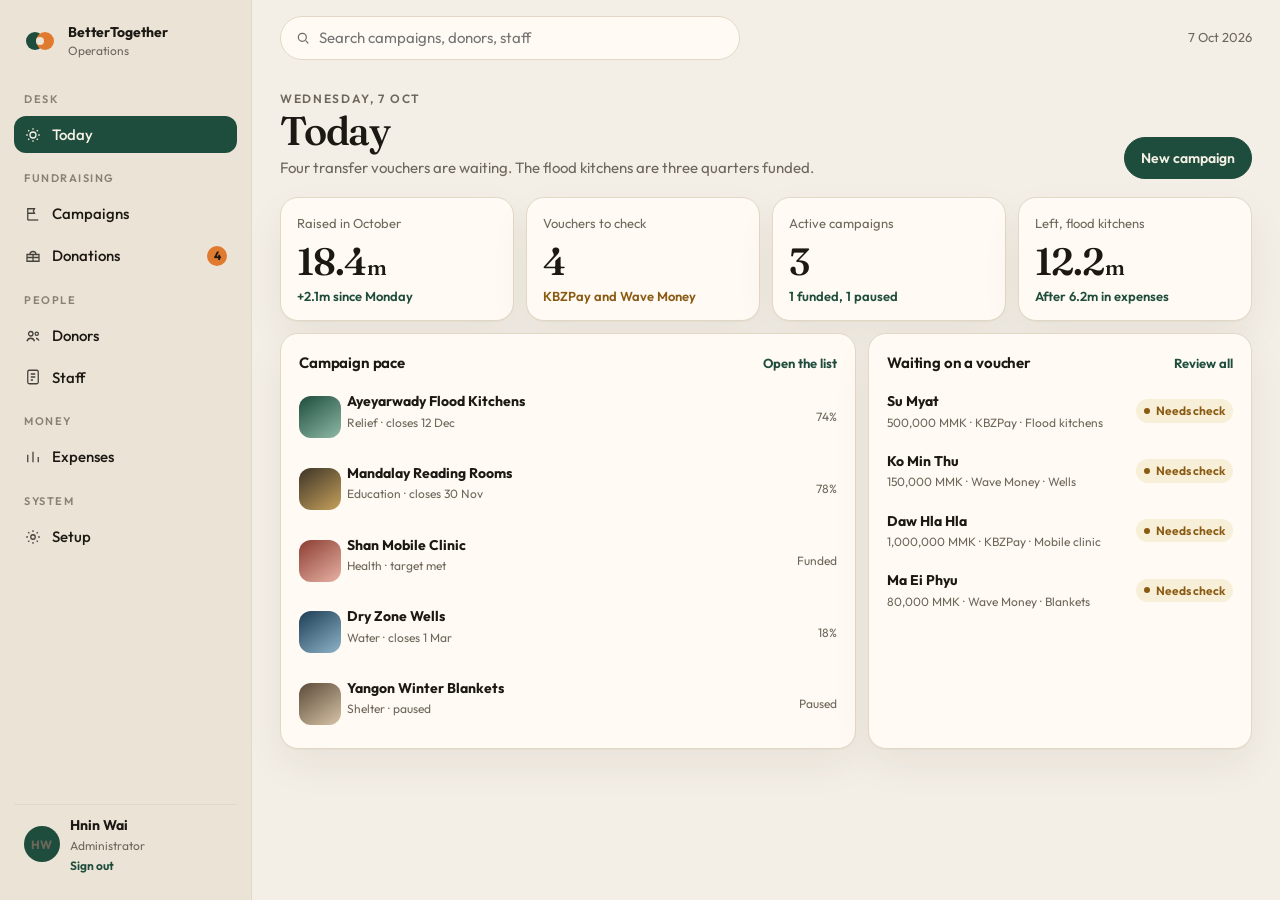
<file: prototypes/admin/index.html>
<!DOCTYPE html>
<html lang="en">
<head>
  <meta charset="utf-8" />
  <meta name="viewport" content="width=device-width, initial-scale=1" />
  <title>Today — BetterTogether Operations</title>
  <link rel="preconnect" href="https://fonts.googleapis.com" />
  <link rel="preconnect" href="https://fonts.gstatic.com" crossorigin />
  <link href="https://fonts.googleapis.com/css2?family=Fraunces:opsz,wght@9..144,560;9..144,640&family=Outfit:wght@400;500;600;700&display=swap" rel="stylesheet" />
  <link rel="stylesheet" href="styles.css" />
  <link rel="icon" href="data:image/svg+xml,%3Csvg xmlns='http://www.w3.org/2000/svg' viewBox='0 0 36 24'%3E%3Ccircle cx='13' cy='12' r='9' fill='%231e4d3d'/%3E%3Ccircle cx='23' cy='12' r='9' fill='%23e07a2f'/%3E%3Ccircle cx='18' cy='12' r='4' fill='%23f3eee6'/%3E%3C/svg%3E" />
</head>
<body class="desk">
  <aside class="rail">
    <a class="brand" href="index.html">
      <svg class="mark" viewBox="0 0 36 24" aria-hidden="true">
        <circle cx="13" cy="12" r="9" fill="#1e4d3d"/>
        <circle cx="23" cy="12" r="9" fill="#e07a2f"/>
        <circle cx="18" cy="12" r="4" fill="#ebe4d6"/>
      </svg>
      <span>
        <strong>BetterTogether</strong>
        <em>Operations</em>
      </span>
    </a>
    <nav class="nav">
      <p class="nav-label">Desk</p>
      <button type="button" data-go="today" class="is-on">
        <svg viewBox="0 0 24 24" width="18" height="18" fill="none" stroke="currentColor" stroke-width="1.7"><circle cx="12" cy="12" r="4"/><path d="M12 3v2M12 19v2M3 12h2M19 12h2M5.6 5.6l1.4 1.4M17 17l1.4 1.4M18.4 5.6 17 7M7 17l-1.4 1.4"/></svg>
        Today
      </button>
      <p class="nav-label">Fundraising</p>
      <button type="button" data-go="campaigns">
        <svg viewBox="0 0 24 24" width="18" height="18" fill="none" stroke="currentColor" stroke-width="1.7"><path d="M5 20V5h9l-1.5 3L14 11H5"/><path d="M5 20h14"/></svg>
        Campaigns
      </button>
      <button type="button" data-go="donations">
        <svg viewBox="0 0 24 24" width="18" height="18" fill="none" stroke="currentColor" stroke-width="1.7"><path d="M4 10h16v9H4z"/><path d="M12 10v9M4 14h16"/><path d="M8 10c0-2 1.5-4 4-4s4 2 4 4"/></svg>
        Donations
        <span class="count" id="pending-count">4</span>
      </button>
      <p class="nav-label">People</p>
      <button type="button" data-go="donors">
        <svg viewBox="0 0 24 24" width="18" height="18" fill="none" stroke="currentColor" stroke-width="1.7"><circle cx="9" cy="9" r="3"/><path d="M4 19c.6-2.4 2.4-4 5-4s4.4 1.6 5 4"/><circle cx="17" cy="9" r="2.2"/><path d="M16 15c2 .3 3.4 1.5 4 3.2"/></svg>
        Donors
      </button>
      <button type="button" data-go="staff">
        <svg viewBox="0 0 24 24" width="18" height="18" fill="none" stroke="currentColor" stroke-width="1.7"><rect x="5" y="3" width="14" height="18" rx="2"/><path d="M9 8h6M9 12h6M9 16h3"/></svg>
        Staff
      </button>
      <p class="nav-label">Money</p>
      <button type="button" data-go="expenses">
        <svg viewBox="0 0 24 24" width="18" height="18" fill="none" stroke="currentColor" stroke-width="1.7"><path d="M5 19V9M12 19V5M19 19v-7"/></svg>
        Expenses
      </button>
      <p class="nav-label">System</p>
      <button type="button" data-go="setup">
        <svg viewBox="0 0 24 24" width="18" height="18" fill="none" stroke="currentColor" stroke-width="1.7"><circle cx="12" cy="12" r="3"/><path d="M12 3v2.2M12 18.8V21M3 12h2.2M18.8 12H21M5.6 5.6l1.6 1.6M16.8 16.8l1.6 1.6M18.4 5.6l-1.6 1.6M7.2 16.8 5.6 18.4"/></svg>
        Setup
      </button>
    </nav>
    <div class="me">
      <span class="avatar">HW</span>
      <div>
        <strong>Hnin Wai</strong>
        <span>Administrator</span>
        <a class="textlink" href="login.html">Sign out</a>
      </div>
    </div>
  </aside>

  <div class="main">
    <header class="topbar">
      <label class="search">
        <svg viewBox="0 0 24 24" width="16" height="16" fill="none" stroke="currentColor" stroke-width="1.8"><circle cx="11" cy="11" r="6"/><path d="m16 16 4 4"/></svg>
        <input id="q" type="search" placeholder="Search campaigns, donors, staff" autocomplete="off" />
      </label>
      <time datetime="2026-10-07">7 Oct 2026</time>
    </header>

    <div class="stage">
      <header class="pagehead">
        <div>
          <p class="eyebrow" id="eyebrow">Wednesday, 7 Oct</p>
          <h1 id="title">Today</h1>
          <p class="lede" id="lede">Four transfer vouchers are waiting. The flood kitchens are three quarters funded.</p>
        </div>
        <div class="actions">
          <button class="btn primary" type="button" data-go="campaign" data-blank="1" data-actions="today campaigns">New campaign</button>
          <button class="btn quiet" type="button" data-go="campaigns" data-actions="campaign">All campaigns</button>
          <button class="btn primary" type="button" id="save-campaign" data-actions="campaign" hidden>Save campaign</button>
          <button class="btn primary" type="button" id="add-expense" data-actions="expenses" hidden>Add expense</button>
          <button class="btn primary" type="button" id="new-staff" data-actions="staff" hidden>New staff</button>
        </div>
      </header>

      <section data-screen="today">
        <div class="stats">
          <article class="stat">
            <p class="k">Raised in October</p>
            <p class="figure">18.4<small>m</small></p>
            <p class="delta">+2.1m since Monday</p>
          </article>
          <article class="stat">
            <p class="k">Vouchers to check</p>
            <p class="figure" id="awaiting-figure">4</p>
            <p class="delta wait">KBZPay and Wave Money</p>
          </article>
          <article class="stat">
            <p class="k">Active campaigns</p>
            <p class="figure">3</p>
            <p class="delta">1 funded, 1 paused</p>
          </article>
          <article class="stat">
            <p class="k">Left, flood kitchens</p>
            <p class="figure">12.2<small>m</small></p>
            <p class="delta">After 6.2m in expenses</p>
          </article>
        </div>
        <div class="grid-2">
          <section class="panel">
            <div class="panel-head">
              <h2>Campaign pace</h2>
              <button class="textlink" type="button" data-go="campaigns">Open the list</button>
            </div>
            <button class="pace" type="button" data-row data-open-campaign="flood" data-search="ayeyarwady flood kitchens relief">
              <span class="swatch flood"></span>
              <span>
                <strong>Ayeyarwady Flood Kitchens</strong>
                <span class="meta">Relief · closes 12 Dec</span>
                <span class="meter"><span style="width:74%"></span></span>
              </span>
              <span class="meta">74%</span>
            </button>
            <button class="pace" type="button" data-row data-open-campaign="read" data-search="mandalay reading rooms education">
              <span class="swatch read"></span>
              <span>
                <strong>Mandalay Reading Rooms</strong>
                <span class="meta">Education · closes 30 Nov</span>
                <span class="meter"><span style="width:78%"></span></span>
              </span>
              <span class="meta">78%</span>
            </button>
            <button class="pace" type="button" data-row data-open-campaign="clinic" data-search="shan mobile clinic health">
              <span class="swatch clinic"></span>
              <span>
                <strong>Shan Mobile Clinic</strong>
                <span class="meta">Health · target met</span>
                <span class="meter done"><span style="width:100%"></span></span>
              </span>
              <span class="meta">Funded</span>
            </button>
            <button class="pace" type="button" data-row data-open-campaign="wells" data-search="dry zone wells water">
              <span class="swatch wells"></span>
              <span>
                <strong>Dry Zone Wells</strong>
                <span class="meta">Water · closes 1 Mar</span>
                <span class="meter"><span style="width:18%"></span></span>
              </span>
              <span class="meta">18%</span>
            </button>
            <button class="pace" type="button" data-row data-open-campaign="blankets" data-search="yangon winter blankets shelter">
              <span class="swatch blankets"></span>
              <span>
                <strong>Yangon Winter Blankets</strong>
                <span class="meta">Shelter · paused</span>
                <span class="meter"><span style="width:30%"></span></span>
              </span>
              <span class="meta">Paused</span>
            </button>
          </section>
          <section class="panel">
            <div class="panel-head">
              <h2>Waiting on a voucher</h2>
              <button class="textlink" type="button" data-go="donations">Review all</button>
            </div>
            <button class="queue-item" type="button" data-row data-id="d1" data-status="pending" data-review="d1" data-search="su myat kbzpay flood 500,000">
              <span><strong>Su Myat</strong><span class="meta">500,000 MMK · KBZPay · Flood kitchens</span></span>
              <span class="pill status wait">Needs check</span>
            </button>
            <button class="queue-item" type="button" data-row data-id="d2" data-status="pending" data-review="d2" data-search="ko min thu wave wells 150,000">
              <span><strong>Ko Min Thu</strong><span class="meta">150,000 MMK · Wave Money · Wells</span></span>
              <span class="pill status wait">Needs check</span>
            </button>
            <button class="queue-item" type="button" data-row data-id="d3" data-status="pending" data-review="d3" data-search="daw hla hla kbzpay clinic 1,000,000">
              <span><strong>Daw Hla Hla</strong><span class="meta">1,000,000 MMK · KBZPay · Mobile clinic</span></span>
              <span class="pill status wait">Needs check</span>
            </button>
            <button class="queue-item" type="button" data-row data-id="d4" data-status="pending" data-review="d4" data-search="ma ei phyu wave blankets 80,000">
              <span><strong>Ma Ei Phyu</strong><span class="meta">80,000 MMK · Wave Money · Blankets</span></span>
              <span class="pill status wait">Needs check</span>
            </button>
          </section>
        </div>
        <p class="miss" hidden>Nothing matches that search.</p>
      </section>

      <section data-screen="campaigns" hidden>
        <div class="chips" style="margin-bottom:12px">
          <button type="button" class="is-on" data-filter="all">All</button>
          <button type="button" data-filter="active">Active</button>
          <button type="button" data-filter="funded">Funded</button>
          <button type="button" data-filter="paused">Paused</button>
        </div>
        <div class="sheet">
          <table>
            <thead>
              <tr>
                <th>Appeal</th>
                <th>Type</th>
                <th>Raised</th>
                <th>Closes</th>
                <th>Owner</th>
                <th>Status</th>
              </tr>
            </thead>
            <tbody id="campaign-rows">
              <tr data-row data-open data-id="flood" data-status="active" data-tone="flood" data-raised="18400000" data-target="25000000" data-date="2026-12-12" data-title="Ayeyarwady Flood Kitchens" data-type="Relief" data-owner="Hnin Wai" data-description="Hot meals for families displaced along the Ayeyarwady after the October floods. The kitchens run from Pathein and two riverside camps, with rice, oil, and fuel covered until 12 December." data-search="ayeyarwady flood kitchens relief hnin wai">
                <td><strong data-label>Ayeyarwady Flood Kitchens</strong><div class="meta">Pathein and two riverside camps</div></td>
                <td><span class="pill" data-type>Relief</span></td>
                <td><div data-progress>18,400,000 of 25,000,000</div><div class="meter"><span style="width:74%"></span></div></td>
                <td>12 Dec 2026</td>
                <td><span data-owner>Hnin Wai</span></td>
                <td><span class="pill status ok">Active</span></td>
              </tr>
              <tr data-row data-open data-id="read" data-status="active" data-tone="read" data-raised="6250000" data-target="8000000" data-date="2026-11-30" data-title="Mandalay Reading Rooms" data-type="Education" data-owner="Ko Aung Min" data-description="Shelves, children’s books, and a weekend reading hour for three ward libraries in Mandalay." data-search="mandalay reading rooms education ko aung min">
                <td><strong data-label>Mandalay Reading Rooms</strong><div class="meta">Three ward libraries</div></td>
                <td><span class="pill" data-type>Education</span></td>
                <td><div data-progress>6,250,000 of 8,000,000</div><div class="meter"><span style="width:78%"></span></div></td>
                <td>30 Nov 2026</td>
                <td><span data-owner>Ko Aung Min</span></td>
                <td><span class="pill status ok">Active</span></td>
              </tr>
              <tr data-row data-open data-id="clinic" data-status="funded" data-tone="clinic" data-raised="9800000" data-target="9500000" data-date="2026-10-20" data-title="Shan Mobile Clinic" data-type="Health" data-owner="May Thu" data-description="A visiting nurse team covering villages outside Taunggyi: medicines, fuel, and a cold box for vaccines." data-search="shan mobile clinic health may thu">
                <td><strong data-label>Shan Mobile Clinic</strong><div class="meta">Villages outside Taunggyi</div></td>
                <td><span class="pill" data-type>Health</span></td>
                <td><div data-progress>9,800,000 of 9,500,000</div><div class="meter done"><span style="width:100%"></span></div></td>
                <td>20 Oct 2026</td>
                <td><span data-owner>May Thu</span></td>
                <td><span class="pill status ok">Funded</span></td>
              </tr>
              <tr data-row data-open data-id="wells" data-status="active" data-tone="wells" data-raised="2100000" data-target="12000000" data-date="2027-03-01" data-title="Dry Zone Wells" data-type="Water" data-owner="Ko Aung Min" data-description="Four hand-dug wells for villages in the dry zone that still buy water by the barrel." data-search="dry zone wells water ko aung min">
                <td><strong data-label>Dry Zone Wells</strong><div class="meta">Four villages, dry zone</div></td>
                <td><span class="pill" data-type>Water</span></td>
                <td><div data-progress>2,100,000 of 12,000,000</div><div class="meter"><span style="width:18%"></span></div></td>
                <td>1 Mar 2027</td>
                <td><span data-owner>Ko Aung Min</span></td>
                <td><span class="pill status ok">Active</span></td>
              </tr>
              <tr data-row data-open data-id="blankets" data-status="paused" data-tone="blankets" data-raised="890000" data-target="3000000" data-date="2026-12-01" data-title="Yangon Winter Blankets" data-type="Shelter" data-owner="Hnin Wai" data-description="Warm blankets for night shelters in Yangon’s outer townships. Paused until the warehouse is confirmed." data-search="yangon winter blankets shelter hnin wai">
                <td><strong data-label>Yangon Winter Blankets</strong><div class="meta">Waiting on a warehouse</div></td>
                <td><span class="pill" data-type>Shelter</span></td>
                <td><div data-progress>890,000 of 3,000,000</div><div class="meter"><span style="width:30%"></span></div></td>
                <td>1 Dec 2026</td>
                <td><span data-owner>Hnin Wai</span></td>
                <td><span class="pill status off">Paused</span></td>
              </tr>
            </tbody>
          </table>
          <p class="miss" hidden>Nothing matches that search.</p>
        </div>
      </section>

      <section data-screen="campaign" hidden>
        <div class="editor" id="editor" data-raised="18400000" data-tone="flood" data-id="flood">
          <form class="form-card" id="campaign-form">
            <div class="form-grid">
              <label class="field wide">Title
                <input id="f-title" type="text" value="Ayeyarwady Flood Kitchens" />
              </label>
              <label class="field wide">Description
                <textarea id="f-description">Hot meals for families displaced along the Ayeyarwady after the October floods. The kitchens run from Pathein and two riverside camps, with rice, oil, and fuel covered until 12 December.</textarea>
              </label>
              <label class="field">Target amount (MMK)
                <input id="f-target" type="number" min="10000" value="25000000" />
              </label>
              <label class="field">Closing date
                <input id="f-date" type="date" value="2026-12-12" />
              </label>
              <label class="field">Campaign type
                <select id="f-type">
                  <option>Relief</option>
                  <option>Education</option>
                  <option>Health</option>
                  <option>Water</option>
                  <option>Shelter</option>
                </select>
              </label>
              <label class="field">Staff owner
                <select id="f-owner">
                  <option>Hnin Wai</option>
                  <option>Ko Aung Min</option>
                  <option>May Thu</option>
                </select>
              </label>
              <label class="drop wide">
                <input id="f-photos" type="file" accept="image/*" multiple />
                <strong>Drop appeal photos</strong>
                <span>PNG or JPG. Wide shots of the work.</span>
              </label>
              <p class="file-names wide" id="f-files">3 photos already attached</p>
            </div>
            <div class="actions" style="margin-top:16px">
              <span class="pill status ok" id="editor-status">Active</span>
              <button class="btn danger small" type="button" id="pause-campaign">Pause campaign</button>
            </div>
          </form>
          <article class="preview">
            <div class="cover flood" id="preview-cover"></div>
            <div class="preview-body">
              <p class="eyebrow">Donor preview</p>
              <span class="pill" id="preview-type">Relief</span>
              <h2 id="preview-title">Ayeyarwady Flood Kitchens</h2>
              <p id="preview-desc">Hot meals for families displaced along the Ayeyarwady after the October floods. The kitchens run from Pathein and two riverside camps, with rice, oil, and fuel covered until 12 December.</p>
              <div class="meter"><span id="preview-meter" style="width:74%"></span></div>
              <p class="meta"><strong id="preview-raised">18,400,000</strong> of <span id="preview-target">25,000,000</span> MMK</p>
              <p class="meta" id="preview-date">Closes 12 Dec 2026</p>
              <div class="donate">Donate</div>
            </div>
          </article>
        </div>
      </section>

      <section data-screen="donations" hidden>
        <div class="chips" style="margin-bottom:12px">
          <button type="button" class="is-on" data-filter="all">All</button>
          <button type="button" data-filter="pending">Needs check</button>
          <button type="button" data-filter="verified">Verified</button>
        </div>
        <div class="sheet">
          <table>
            <thead>
              <tr>
                <th>Donor</th>
                <th>Campaign</th>
                <th>Amount</th>
                <th>Method</th>
                <th>Note</th>
                <th>Date</th>
                <th>Status</th>
                <th></th>
              </tr>
            </thead>
            <tbody id="donation-rows">
              <tr data-row data-id="d1" data-status="pending" data-donor="Su Myat" data-amount="500,000" data-method="KBZPay" data-appeal="Ayeyarwady Flood Kitchens" data-ref="KBZ 8841 2290" data-when="6 Oct 2026, 14:22" data-note="For the kitchens in Pathein." data-search="su myat ayeyarwady flood kitchens kbzpay 500,000">
                <td>Su Myat</td>
                <td>Ayeyarwady Flood Kitchens</td>
                <td class="money">500,000</td>
                <td>KBZPay</td>
                <td>For the kitchens in Pathein.</td>
                <td>6 Oct 2026</td>
                <td><span class="pill status wait">Needs check</span></td>
                <td><button class="btn small primary" type="button" data-review="d1">Review</button></td>
              </tr>
              <tr data-row data-id="d2" data-status="pending" data-donor="Ko Min Thu" data-amount="150,000" data-method="Wave Money" data-appeal="Dry Zone Wells" data-ref="WAVE 2201 884" data-when="6 Oct 2026, 11:05" data-note="Second well, Myingyan." data-search="ko min thu dry zone wells wave 150,000">
                <td>Ko Min Thu</td>
                <td>Dry Zone Wells</td>
                <td class="money">150,000</td>
                <td>Wave Money</td>
                <td>Second well, Myingyan.</td>
                <td>6 Oct 2026</td>
                <td><span class="pill status wait">Needs check</span></td>
                <td><button class="btn small primary" type="button" data-review="d2">Review</button></td>
              </tr>
              <tr data-row data-id="d3" data-status="pending" data-donor="Daw Hla Hla" data-amount="1,000,000" data-method="KBZPay" data-appeal="Shan Mobile Clinic" data-ref="KBZ 7710 4412" data-when="5 Oct 2026, 18:40" data-note="Vaccine cold box." data-search="daw hla hla shan mobile clinic kbzpay 1,000,000">
                <td>Daw Hla Hla</td>
                <td>Shan Mobile Clinic</td>
                <td class="money">1,000,000</td>
                <td>KBZPay</td>
                <td>Vaccine cold box.</td>
                <td>5 Oct 2026</td>
                <td><span class="pill status wait">Needs check</span></td>
                <td><button class="btn small primary" type="button" data-review="d3">Review</button></td>
              </tr>
              <tr data-row data-id="d4" data-status="pending" data-donor="Ma Ei Phyu" data-amount="80,000" data-method="Wave Money" data-appeal="Yangon Winter Blankets" data-ref="WAVE 1190 332" data-when="4 Oct 2026, 09:12" data-note="Blankets for Hlaing Tharyar." data-search="ma ei phyu yangon winter blankets wave 80,000">
                <td>Ma Ei Phyu</td>
                <td>Yangon Winter Blankets</td>
                <td class="money">80,000</td>
                <td>Wave Money</td>
                <td>Blankets for Hlaing Tharyar.</td>
                <td>4 Oct 2026</td>
                <td><span class="pill status wait">Needs check</span></td>
                <td><button class="btn small primary" type="button" data-review="d4">Review</button></td>
              </tr>
              <tr data-row data-id="d5" data-status="verified" data-donor="U Kyaw Zin" data-amount="250,000" data-method="KBZPay" data-appeal="Mandalay Reading Rooms" data-ref="KBZ 6502 118" data-when="2 Oct 2026, 16:02" data-note="Children’s picture books." data-search="u kyaw zin mandalay reading rooms kbzpay 250,000">
                <td>U Kyaw Zin</td>
                <td>Mandalay Reading Rooms</td>
                <td class="money">250,000</td>
                <td>KBZPay</td>
                <td>Children’s picture books.</td>
                <td>2 Oct 2026</td>
                <td><span class="pill status ok">Verified</span></td>
                <td><button class="btn small quiet" type="button" data-review="d5">Voucher</button></td>
              </tr>
              <tr data-row data-id="d6" data-status="verified" data-donor="Su Myat" data-amount="200,000" data-method="Visa / Mastercard" data-appeal="Ayeyarwady Flood Kitchens" data-ref="CARD 3391" data-when="28 Sep 2026, 20:18" data-note="Card gift, counted when it cleared." data-search="su myat ayeyarwady flood kitchens visa 200,000">
                <td>Su Myat</td>
                <td>Ayeyarwady Flood Kitchens</td>
                <td class="money">200,000</td>
                <td>Visa / Mastercard</td>
                <td>Card gift, counted when it cleared.</td>
                <td>28 Sep 2026</td>
                <td><span class="pill status ok">Verified</span></td>
                <td><button class="btn small quiet" type="button" data-review="d6">Receipt</button></td>
              </tr>
            </tbody>
          </table>
          <p class="miss" hidden>Nothing matches that search.</p>
        </div>
      </section>

      <section data-screen="donors" hidden>
        <div class="split">
          <div class="directory sheet" id="donor-list">
            <button class="person is-on" type="button" data-row data-donor="su" data-status="active" data-name="Su Myat" data-initials="SM" data-tone="saffron" data-email="su.myat@example.com" data-phone="09 421 883 210" data-address="Bahan, Yangon" data-given="700,000" data-since="March 2024" data-search="su myat yangon bahan">
              <span class="avatar saffron">SM</span>
              <span><strong data-label>Su Myat</strong><span class="meta">Bahan, Yangon</span></span>
              <span class="pill status ok">Active</span>
            </button>
            <button class="person" type="button" data-row data-donor="kyaw" data-status="active" data-name="U Kyaw Zin" data-initials="KZ" data-tone="gold" data-email="kyaw.zin@example.com" data-phone="09 250 114 903" data-address="Chan Aye Thar Zan, Mandalay" data-given="250,000" data-since="August 2025" data-search="u kyaw zin mandalay">
              <span class="avatar gold">KZ</span>
              <span><strong data-label>U Kyaw Zin</strong><span class="meta">Mandalay</span></span>
              <span class="pill status ok">Active</span>
            </button>
            <button class="person" type="button" data-row data-donor="hla" data-status="inactive" data-name="Daw Hla Hla" data-initials="HH" data-tone="clay" data-email="hla.hla@example.com" data-phone="09 430 228 761" data-address="Taunggyi" data-given="1,000,000" data-since="January 2023" data-search="daw hla hla taunggyi">
              <span class="avatar clay">HH</span>
              <span><strong data-label>Daw Hla Hla</strong><span class="meta">Taunggyi</span></span>
              <span class="pill status off">Inactive</span>
            </button>
            <button class="person" type="button" data-row data-donor="min" data-status="active" data-name="Ko Min Thu" data-initials="MT" data-tone="slate" data-email="min.thu@example.com" data-phone="09 790 441 220" data-address="Myingyan" data-given="150,000" data-since="June 2026" data-search="ko min thu myingyan">
              <span class="avatar slate">MT</span>
              <span><strong data-label>Ko Min Thu</strong><span class="meta">Myingyan</span></span>
              <span class="pill status ok">Active</span>
            </button>
            <button class="person" type="button" data-row data-donor="ei" data-status="active" data-name="Ma Ei Phyu" data-initials="EP" data-tone="" data-email="ei.phyu@example.com" data-phone="09 512 008 441" data-address="Hlaing Tharyar, Yangon" data-given="80,000" data-since="October 2026" data-search="ma ei phyu hlaing tharyar yangon">
              <span class="avatar">EP</span>
              <span><strong data-label>Ma Ei Phyu</strong><span class="meta">Hlaing Tharyar</span></span>
              <span class="pill status ok">Active</span>
            </button>
            <p class="miss" hidden>Nothing matches that search.</p>
          </div>
          <article class="profile" id="donor-profile">
            <div class="profile-top">
              <div class="who-cell">
                <span class="avatar saffron" id="donor-avatar">SM</span>
                <div>
                  <h2 id="donor-name">Su Myat</h2>
                  <p class="meta">Donor since <span id="donor-since">March 2024</span></p>
                </div>
              </div>
              <span class="pill status ok" id="donor-status">Active</span>
            </div>
            <dl class="facts">
              <dt>Email</dt><dd id="donor-email">su.myat@example.com</dd>
              <dt>Phone</dt><dd id="donor-phone">09 421 883 210</dd>
              <dt>Address</dt><dd id="donor-address">Bahan, Yangon</dd>
              <dt>Lifetime</dt><dd id="donor-given">700,000 MMK</dd>
            </dl>
            <h3>Gifts</h3>
            <div class="gift-list" id="gift-list"></div>
            <div class="actions" style="margin-top:16px">
              <button class="btn danger small" type="button" id="donor-toggle">Deactivate sign-in</button>
              <button class="btn small" type="button" id="see-gifts" data-find="Su Myat">See gifts in the ledger</button>
            </div>
          </article>
        </div>
      </section>

      <section data-screen="expenses" hidden>
        <div class="switcher">
          <button type="button" class="is-on" data-ledger-pick="flood"><strong>Flood kitchens</strong><span>18.4m received</span></button>
          <button type="button" data-ledger-pick="read"><strong>Reading rooms</strong><span>6.3m received</span></button>
          <button type="button" data-ledger-pick="clinic"><strong>Mobile clinic</strong><span>9.8m received</span></button>
          <button type="button" data-ledger-pick="wells"><strong>Dry zone wells</strong><span>2.1m received</span></button>
          <button type="button" data-ledger-pick="blankets"><strong>Winter blankets</strong><span>0.9m received</span></button>
        </div>

        <div data-ledger="flood" data-received="18400000" data-spent="6230000" data-target="25000000">
          <div class="stats budgets">
            <article class="stat"><p class="k">Received</p><p class="figure" style="font-size:28px"><span data-money="received">18,400,000</span></p><p class="delta">MMK from donors</p></article>
            <article class="stat"><p class="k">Spent</p><p class="figure" style="font-size:28px"><span class="money out" data-money="spent">6,230,000</span></p><p class="delta hot">Recorded expenses</p></article>
            <article class="stat"><p class="k">Left now</p><p class="figure" style="font-size:28px"><span data-money="left">12,170,000</span></p><p class="delta">Received minus spent</p></article>
            <article class="stat"><p class="k">Left if target is met</p><p class="figure" style="font-size:28px"><span data-money="expected">18,770,000</span></p><p class="delta">Target minus spent</p></article>
          </div>
          <div class="sheet">
            <table>
              <thead><tr><th>Expense</th><th>Type</th><th>Amount (MMK)</th><th></th></tr></thead>
              <tbody>
                <tr data-row data-search="rice and oil food"><td><strong>Rice and oil for Pathein</strong><div class="meta">Weekly market run</div></td><td>Food</td><td class="money out">2,400,000</td><td><button class="btn small quiet" type="button" data-expense-edit>Edit</button></td></tr>
                <tr data-row data-search="truck transport"><td><strong>Truck to the riverside camps</strong><div class="meta">Two trips</div></td><td>Transport</td><td class="money out">860,000</td><td><button class="btn small quiet" type="button" data-expense-edit>Edit</button></td></tr>
                <tr data-row data-search="kitchen fuel logistics"><td><strong>Kitchen fuel</strong><div class="meta">Gas and firewood</div></td><td>Logistics</td><td class="money out">1,470,000</td><td><button class="btn small quiet" type="button" data-expense-edit>Edit</button></td></tr>
                <tr data-row data-search="volunteer meals food"><td><strong>Volunteer meals</strong><div class="meta">Cooks and drivers</div></td><td>Food</td><td class="money out">1,500,000</td><td><button class="btn small quiet" type="button" data-expense-edit>Edit</button></td></tr>
              </tbody>
            </table>
            <p class="miss empty-ledger" hidden>No expenses on this campaign yet.</p>
          </div>
        </div>

        <div data-ledger="read" data-received="6250000" data-spent="1100000" data-target="8000000" hidden>
          <div class="stats budgets">
            <article class="stat"><p class="k">Received</p><p class="figure" style="font-size:28px"><span data-money="received">6,250,000</span></p><p class="delta">MMK from donors</p></article>
            <article class="stat"><p class="k">Spent</p><p class="figure" style="font-size:28px"><span class="money out" data-money="spent">1,100,000</span></p><p class="delta hot">Recorded expenses</p></article>
            <article class="stat"><p class="k">Left now</p><p class="figure" style="font-size:28px"><span data-money="left">5,150,000</span></p><p class="delta">Received minus spent</p></article>
            <article class="stat"><p class="k">Left if target is met</p><p class="figure" style="font-size:28px"><span data-money="expected">6,900,000</span></p><p class="delta">Target minus spent</p></article>
          </div>
          <div class="sheet">
            <table>
              <thead><tr><th>Expense</th><th>Type</th><th>Amount (MMK)</th><th></th></tr></thead>
              <tbody>
                <tr data-row data-search="picture books logistics"><td><strong>Children’s picture books</strong><div class="meta">First shipment</div></td><td>Logistics</td><td class="money out">800,000</td><td><button class="btn small quiet" type="button" data-expense-edit>Edit</button></td></tr>
                <tr data-row data-search="shelves logistics"><td><strong>Shelves for three rooms</strong><div class="meta">Carpentry</div></td><td>Logistics</td><td class="money out">300,000</td><td><button class="btn small quiet" type="button" data-expense-edit>Edit</button></td></tr>
              </tbody>
            </table>
            <p class="miss empty-ledger" hidden>No expenses on this campaign yet.</p>
          </div>
        </div>

        <div data-ledger="clinic" data-received="9800000" data-spent="7200000" data-target="9500000" hidden>
          <div class="stats budgets">
            <article class="stat"><p class="k">Received</p><p class="figure" style="font-size:28px"><span data-money="received">9,800,000</span></p><p class="delta">MMK from donors</p></article>
            <article class="stat"><p class="k">Spent</p><p class="figure" style="font-size:28px"><span class="money out" data-money="spent">7,200,000</span></p><p class="delta hot">Recorded expenses</p></article>
            <article class="stat"><p class="k">Left now</p><p class="figure" style="font-size:28px"><span data-money="left">2,600,000</span></p><p class="delta">Received minus spent</p></article>
            <article class="stat"><p class="k">Left if target is met</p><p class="figure" style="font-size:28px"><span data-money="expected">2,300,000</span></p><p class="delta">Target minus spent</p></article>
          </div>
          <div class="sheet">
            <table>
              <thead><tr><th>Expense</th><th>Type</th><th>Amount (MMK)</th><th></th></tr></thead>
              <tbody>
                <tr data-row data-search="medicines medical"><td><strong>Medicines</strong><div class="meta">Clinic stock for the round</div></td><td>Medical supplies</td><td class="money out">5,400,000</td><td><button class="btn small quiet" type="button" data-expense-edit>Edit</button></td></tr>
                <tr data-row data-search="fuel transport"><td><strong>Fuel for the visiting round</strong><div class="meta">Taunggyi circuit</div></td><td>Transport</td><td class="money out">1,800,000</td><td><button class="btn small quiet" type="button" data-expense-edit>Edit</button></td></tr>
              </tbody>
            </table>
            <p class="miss empty-ledger" hidden>No expenses on this campaign yet.</p>
          </div>
        </div>

        <div data-ledger="wells" data-received="2100000" data-spent="400000" data-target="12000000" hidden>
          <div class="stats budgets">
            <article class="stat"><p class="k">Received</p><p class="figure" style="font-size:28px"><span data-money="received">2,100,000</span></p><p class="delta">MMK from donors</p></article>
            <article class="stat"><p class="k">Spent</p><p class="figure" style="font-size:28px"><span class="money out" data-money="spent">400,000</span></p><p class="delta hot">Recorded expenses</p></article>
            <article class="stat"><p class="k">Left now</p><p class="figure" style="font-size:28px"><span data-money="left">1,700,000</span></p><p class="delta">Received minus spent</p></article>
            <article class="stat"><p class="k">Left if target is met</p><p class="figure" style="font-size:28px"><span data-money="expected">11,600,000</span></p><p class="delta">Target minus spent</p></article>
          </div>
          <div class="sheet">
            <table>
              <thead><tr><th>Expense</th><th>Type</th><th>Amount (MMK)</th><th></th></tr></thead>
              <tbody>
                <tr data-row data-search="site survey logistics"><td><strong>Site survey</strong><div class="meta">Four villages</div></td><td>Logistics</td><td class="money out">400,000</td><td><button class="btn small quiet" type="button" data-expense-edit>Edit</button></td></tr>
              </tbody>
            </table>
            <p class="miss empty-ledger" hidden>No expenses on this campaign yet.</p>
          </div>
        </div>

        <div data-ledger="blankets" data-received="890000" data-spent="0" data-target="3000000" hidden>
          <div class="stats budgets">
            <article class="stat"><p class="k">Received</p><p class="figure" style="font-size:28px"><span data-money="received">890,000</span></p><p class="delta">MMK from donors</p></article>
            <article class="stat"><p class="k">Spent</p><p class="figure" style="font-size:28px"><span class="money out" data-money="spent">0</span></p><p class="delta hot">Recorded expenses</p></article>
            <article class="stat"><p class="k">Left now</p><p class="figure" style="font-size:28px"><span data-money="left">890,000</span></p><p class="delta">Received minus spent</p></article>
            <article class="stat"><p class="k">Left if target is met</p><p class="figure" style="font-size:28px"><span data-money="expected">3,000,000</span></p><p class="delta">Target minus spent</p></article>
          </div>
          <div class="sheet">
            <table>
              <thead><tr><th>Expense</th><th>Type</th><th>Amount (MMK)</th><th></th></tr></thead>
              <tbody></tbody>
            </table>
            <p class="empty-ledger" style="padding:18px;color:#6e675c">No expenses on this campaign yet. It is paused until the warehouse is confirmed.</p>
          </div>
        </div>
      </section>

      <section data-screen="staff" hidden>
        <div class="split staff">
          <div class="directory sheet" id="staff-list">
            <div class="person is-on" data-row data-id="hw" data-status="active" data-first="Hnin" data-last="Wai" data-email="hnin@bettertogether.org" data-address="Bahan, Yangon" data-phone="09 421 000 112" data-role="Administrator" data-search="hnin wai administrator">
              <span class="avatar">HW</span>
              <span><strong data-label>Hnin Wai</strong><span class="meta" data-role>Administrator</span></span>
              <span class="pill status ok">Active</span>
              <button class="btn small quiet" type="button" data-staff-toggle>Deactivate</button>
            </div>
            <div class="person" data-row data-id="am" data-status="active" data-first="Ko Aung" data-last="Min" data-email="aung@bettertogether.org" data-address="Chan Aye Thar Zan, Mandalay" data-phone="09 250 441 908" data-role="Campaign manager" data-search="ko aung min campaign manager">
              <span class="avatar gold">AM</span>
              <span><strong data-label>Ko Aung Min</strong><span class="meta" data-role>Campaign manager</span></span>
              <span class="pill status ok">Active</span>
              <button class="btn small quiet" type="button" data-staff-toggle>Deactivate</button>
            </div>
            <div class="person" data-row data-id="mt" data-status="active" data-first="May" data-last="Thu" data-email="may@bettertogether.org" data-address="Taunggyi" data-phone="09 430 100 774" data-role="Finance" data-search="may thu finance">
              <span class="avatar slate">MT</span>
              <span><strong data-label>May Thu</strong><span class="meta" data-role>Finance</span></span>
              <span class="pill status ok">Active</span>
              <button class="btn small quiet" type="button" data-staff-toggle>Deactivate</button>
            </div>
            <div class="person" data-row data-id="zm" data-status="inactive" data-first="Zin" data-last="Mar" data-email="zin@bettertogether.org" data-address="Hlaing, Yangon" data-phone="09 979 220 145" data-role="Volunteer coordinator" data-search="zin mar volunteer coordinator">
              <span class="avatar clay">ZM</span>
              <span><strong data-label>Zin Mar</strong><span class="meta" data-role>Volunteer coordinator</span></span>
              <span class="pill status off">Inactive</span>
              <button class="btn small quiet" type="button" data-staff-toggle>Activate</button>
            </div>
            <p class="miss" hidden>Nothing matches that search.</p>
          </div>
          <form class="profile" id="staff-form">
            <input type="hidden" id="staff-id" value="hw" />
            <h2 id="staff-form-title">Hnin Wai</h2>
            <p class="lede">Name, contact, role, and the password they use at the staff sign-in.</p>
            <div class="stack">
              <div class="form-grid">
                <label class="field">First name<input id="s-first" type="text" value="Hnin" /></label>
                <label class="field">Last name<input id="s-last" type="text" value="Wai" /></label>
              </div>
              <label class="field">Email<input id="s-email" type="email" value="hnin@bettertogether.org" /></label>
              <label class="field">Address<input id="s-address" type="text" value="Bahan, Yangon" /></label>
              <label class="field">Phone<input id="s-phone" type="text" value="09 421 000 112" /></label>
              <label class="field">Role
                <select id="s-role">
                  <option>Administrator</option>
                  <option>Campaign manager</option>
                  <option>Finance</option>
                  <option>Volunteer coordinator</option>
                </select>
              </label>
              <label class="field">Password
                <input id="s-password" type="password" autocomplete="new-password" />
              </label>
              <p class="meta" id="staff-password-hint">Leave blank to keep the current password.</p>
              <div class="actions">
                <button class="btn primary" type="submit">Save staff</button>
                <button class="btn danger" type="button" id="staff-toggle">Deactivate</button>
              </div>
            </div>
          </form>
        </div>
      </section>

      <section data-screen="setup" hidden>
        <div class="tabs">
          <button type="button" class="is-on" data-tab="roles">Staff roles</button>
          <button type="button" data-tab="types">Campaign types</button>
          <button type="button" data-tab="payments">Payment methods</button>
          <button type="button" data-tab="costs">Expense types</button>
        </div>

        <div class="sheet" data-pane="roles">
          <div class="sheet-head">
            <h2>Staff roles</h2>
            <button class="btn small primary" type="button" data-reveal>Add role</button>
          </div>
          <form class="inline-form" data-setup-form hidden>
            <label>Role name<input name="name" type="text" placeholder="Finance reviewer" /></label>
            <button class="btn primary small" type="submit">Save</button>
          </form>
          <table>
            <thead><tr><th>Name</th><th>People</th><th>Status</th><th></th></tr></thead>
            <tbody>
              <tr data-row data-id="role-admin" data-status="active" data-search="administrator"><td data-label>Administrator</td><td>1</td><td><span class="pill status ok">Active</span></td><td><button class="btn small quiet" type="button" data-edit>Edit</button> <button class="btn small danger" type="button" data-toggle-row>Deactivate</button></td></tr>
              <tr data-row data-id="role-campaign" data-status="active" data-search="campaign manager"><td data-label>Campaign manager</td><td>1</td><td><span class="pill status ok">Active</span></td><td><button class="btn small quiet" type="button" data-edit>Edit</button> <button class="btn small danger" type="button" data-toggle-row>Deactivate</button></td></tr>
              <tr data-row data-id="role-finance" data-status="active" data-search="finance"><td data-label>Finance</td><td>1</td><td><span class="pill status ok">Active</span></td><td><button class="btn small quiet" type="button" data-edit>Edit</button> <button class="btn small danger" type="button" data-toggle-row>Deactivate</button></td></tr>
              <tr data-row data-id="role-volunteer" data-status="inactive" data-search="volunteer coordinator"><td data-label>Volunteer coordinator</td><td>1</td><td><span class="pill status off">Inactive</span></td><td><button class="btn small quiet" type="button" data-edit>Edit</button> <button class="btn small danger" type="button" data-toggle-row>Activate</button></td></tr>
            </tbody>
          </table>
        </div>

        <div class="sheet" data-pane="types" hidden>
          <div class="sheet-head">
            <h2>Campaign types</h2>
            <button class="btn small primary" type="button" data-reveal>Add type</button>
          </div>
          <form class="inline-form" data-setup-form hidden>
            <label>Type name<input name="name" type="text" placeholder="Education" /></label>
            <button class="btn primary small" type="submit">Save</button>
          </form>
          <table>
            <thead><tr><th>Name</th><th>Campaigns</th><th>Status</th><th></th></tr></thead>
            <tbody>
              <tr data-row data-id="type-relief" data-status="active" data-search="relief"><td data-label>Relief</td><td>1</td><td><span class="pill status ok">Active</span></td><td><button class="btn small quiet" type="button" data-edit>Edit</button> <button class="btn small danger" type="button" data-toggle-row>Deactivate</button></td></tr>
              <tr data-row data-id="type-edu" data-status="active" data-search="education"><td data-label>Education</td><td>1</td><td><span class="pill status ok">Active</span></td><td><button class="btn small quiet" type="button" data-edit>Edit</button> <button class="btn small danger" type="button" data-toggle-row>Deactivate</button></td></tr>
              <tr data-row data-id="type-health" data-status="active" data-search="health"><td data-label>Health</td><td>1</td><td><span class="pill status ok">Active</span></td><td><button class="btn small quiet" type="button" data-edit>Edit</button> <button class="btn small danger" type="button" data-toggle-row>Deactivate</button></td></tr>
              <tr data-row data-id="type-water" data-status="active" data-search="water"><td data-label>Water</td><td>1</td><td><span class="pill status ok">Active</span></td><td><button class="btn small quiet" type="button" data-edit>Edit</button> <button class="btn small danger" type="button" data-toggle-row>Deactivate</button></td></tr>
              <tr data-row data-id="type-shelter" data-status="active" data-search="shelter"><td data-label>Shelter</td><td>1</td><td><span class="pill status ok">Active</span></td><td><button class="btn small quiet" type="button" data-edit>Edit</button> <button class="btn small danger" type="button" data-toggle-row>Deactivate</button></td></tr>
            </tbody>
          </table>
        </div>

        <div class="sheet" data-pane="payments" hidden>
          <div class="sheet-head">
            <h2>Payment methods</h2>
            <button class="btn small primary" type="button" data-reveal>Add method</button>
          </div>
          <form class="inline-form" data-setup-form hidden>
            <label>Name<input name="name" type="text" placeholder="KBZPay" /></label>
            <label>How it works<input name="note" type="text" placeholder="Transfer, then upload a screenshot" /></label>
            <label class="checkline"><input name="verify" type="checkbox" checked /> Voucher required</label>
            <button class="btn primary small" type="submit">Save</button>
          </form>
          <table>
            <thead><tr><th>Name</th><th>How it works</th><th>Check</th><th>Status</th><th></th></tr></thead>
            <tbody>
              <tr data-row data-id="pay-kbz" data-status="active" data-verify="yes" data-note="Transfer to the campaign account. The donor uploads a screenshot." data-search="kbzpay voucher"><td data-label>KBZPay</td><td data-note>Transfer to the campaign account. The donor uploads a screenshot.</td><td data-verify>Voucher required</td><td><span class="pill status ok">Active</span></td><td><button class="btn small quiet" type="button" data-edit>Edit</button> <button class="btn small danger" type="button" data-toggle-row>Deactivate</button></td></tr>
              <tr data-row data-id="pay-wave" data-status="active" data-verify="yes" data-note="Agent or app transfer. The donor uploads a screenshot." data-search="wave money voucher"><td data-label>Wave Money</td><td data-note>Agent or app transfer. The donor uploads a screenshot.</td><td data-verify>Voucher required</td><td><span class="pill status ok">Active</span></td><td><button class="btn small quiet" type="button" data-edit>Edit</button> <button class="btn small danger" type="button" data-toggle-row>Deactivate</button></td></tr>
              <tr data-row data-id="pay-card" data-status="active" data-verify="no" data-note="Card payment on the public site. Counted when it clears." data-search="visa mastercard instant"><td data-label>Visa / Mastercard</td><td data-note>Card payment on the public site. Counted when it clears.</td><td data-verify>Instant</td><td><span class="pill status ok">Active</span></td><td><button class="btn small quiet" type="button" data-edit>Edit</button> <button class="btn small danger" type="button" data-toggle-row>Deactivate</button></td></tr>
              <tr data-row data-id="pay-cash" data-status="inactive" data-verify="no" data-note="Counted by staff on the day, at the office." data-search="cash office"><td data-label>Cash at the office</td><td data-note>Counted by staff on the day, at the office.</td><td data-verify>Instant</td><td><span class="pill status off">Inactive</span></td><td><button class="btn small quiet" type="button" data-edit>Edit</button> <button class="btn small danger" type="button" data-toggle-row>Activate</button></td></tr>
            </tbody>
          </table>
        </div>

        <div class="sheet" data-pane="costs" hidden>
          <div class="sheet-head">
            <h2>Expense types</h2>
            <button class="btn small primary" type="button" data-reveal>Add type</button>
          </div>
          <form class="inline-form" data-setup-form hidden>
            <label>Type name<input name="name" type="text" placeholder="Food" /></label>
            <button class="btn primary small" type="submit">Save</button>
          </form>
          <table>
            <thead><tr><th>Name</th><th>Status</th><th></th></tr></thead>
            <tbody>
              <tr data-row data-id="cost-food" data-status="active" data-search="food"><td data-label>Food</td><td><span class="pill status ok">Active</span></td><td><button class="btn small quiet" type="button" data-edit>Edit</button> <button class="btn small danger" type="button" data-toggle-row>Deactivate</button></td></tr>
              <tr data-row data-id="cost-transport" data-status="active" data-search="transport"><td data-label>Transport</td><td><span class="pill status ok">Active</span></td><td><button class="btn small quiet" type="button" data-edit>Edit</button> <button class="btn small danger" type="button" data-toggle-row>Deactivate</button></td></tr>
              <tr data-row data-id="cost-med" data-status="active" data-search="medical supplies"><td data-label>Medical supplies</td><td><span class="pill status ok">Active</span></td><td><button class="btn small quiet" type="button" data-edit>Edit</button> <button class="btn small danger" type="button" data-toggle-row>Deactivate</button></td></tr>
              <tr data-row data-id="cost-log" data-status="active" data-search="logistics"><td data-label>Logistics</td><td><span class="pill status ok">Active</span></td><td><button class="btn small quiet" type="button" data-edit>Edit</button> <button class="btn small danger" type="button" data-toggle-row>Deactivate</button></td></tr>
              <tr data-row data-id="cost-print" data-status="inactive" data-search="printing"><td data-label>Printing</td><td><span class="pill status off">Inactive</span></td><td><button class="btn small quiet" type="button" data-edit>Edit</button> <button class="btn small danger" type="button" data-toggle-row>Activate</button></td></tr>
            </tbody>
          </table>
        </div>
      </section>
    </div>
  </div>

  <div class="backdrop" id="backdrop" hidden></div>
  <aside class="drawer" id="drawer" hidden aria-label="Payment voucher">
    <div class="drawer-head">
      <div>
        <p class="eyebrow">Payment voucher</p>
        <h2 id="slip-state" style="font-family:var(--serif);font-weight:560;font-size:28px;letter-spacing:-0.03em">Waiting for a match</h2>
      </div>
      <button class="btn small quiet" type="button" data-close-drawer>Close</button>
    </div>
    <article class="slip">
      <div class="brand-line"><span>BetterTogether</span><span id="slip-method">KBZPay</span></div>
      <p class="amount"><span id="slip-amount">500,000</span> <small style="font-size:0.4em">MMK</small></p>
      <dl>
        <dt>Donor</dt><dd id="slip-donor">Su Myat</dd>
        <dt>Campaign</dt><dd id="slip-appeal">Ayeyarwady Flood Kitchens</dd>
        <dt>Reference</dt><dd id="slip-ref">KBZ 8841 2290</dd>
        <dt>When</dt><dd id="slip-when">6 Oct 2026, 14:22</dd>
        <dt>Note</dt><dd id="slip-note">For the kitchens in Pathein.</dd>
      </dl>
    </article>
    <p class="lede" style="margin:14px 0">Match the reference and the amount to the transfer, then count the gift.</p>
    <button class="btn primary" type="button" id="verify" data-id="d1">Verify and count this gift</button>
  </aside>

  <div class="modal" id="expense-modal" hidden>
    <form class="dialog" id="expense-form">
      <div class="modal-head">
        <h2>Add expense</h2>
        <button class="btn small quiet" type="button" data-close-modal>Close</button>
      </div>
      <div class="stack">
        <label class="field">Title<input id="x-title" type="text" placeholder="Rice and oil" /></label>
        <label class="field">Description<input id="x-note" type="text" placeholder="What it paid for" /></label>
        <label class="field">Amount (MMK)<input id="x-amount" type="number" min="1000" placeholder="100000" /></label>
        <label class="field">Expense type
          <select id="x-type">
            <option>Food</option>
            <option>Transport</option>
            <option>Medical supplies</option>
            <option>Logistics</option>
          </select>
        </label>
        <label class="field">Campaign
          <select id="expense-campaign">
            <option value="flood">Ayeyarwady Flood Kitchens</option>
            <option value="read">Mandalay Reading Rooms</option>
            <option value="clinic">Shan Mobile Clinic</option>
            <option value="wells">Dry Zone Wells</option>
            <option value="blankets">Yangon Winter Blankets</option>
          </select>
        </label>
        <button class="btn primary" type="submit">Add to the ledger</button>
      </div>
    </form>
  </div>

  <p class="toast" id="toast" hidden role="status"></p>
  <script src="app.js"></script>
</body>
</html>
</file>
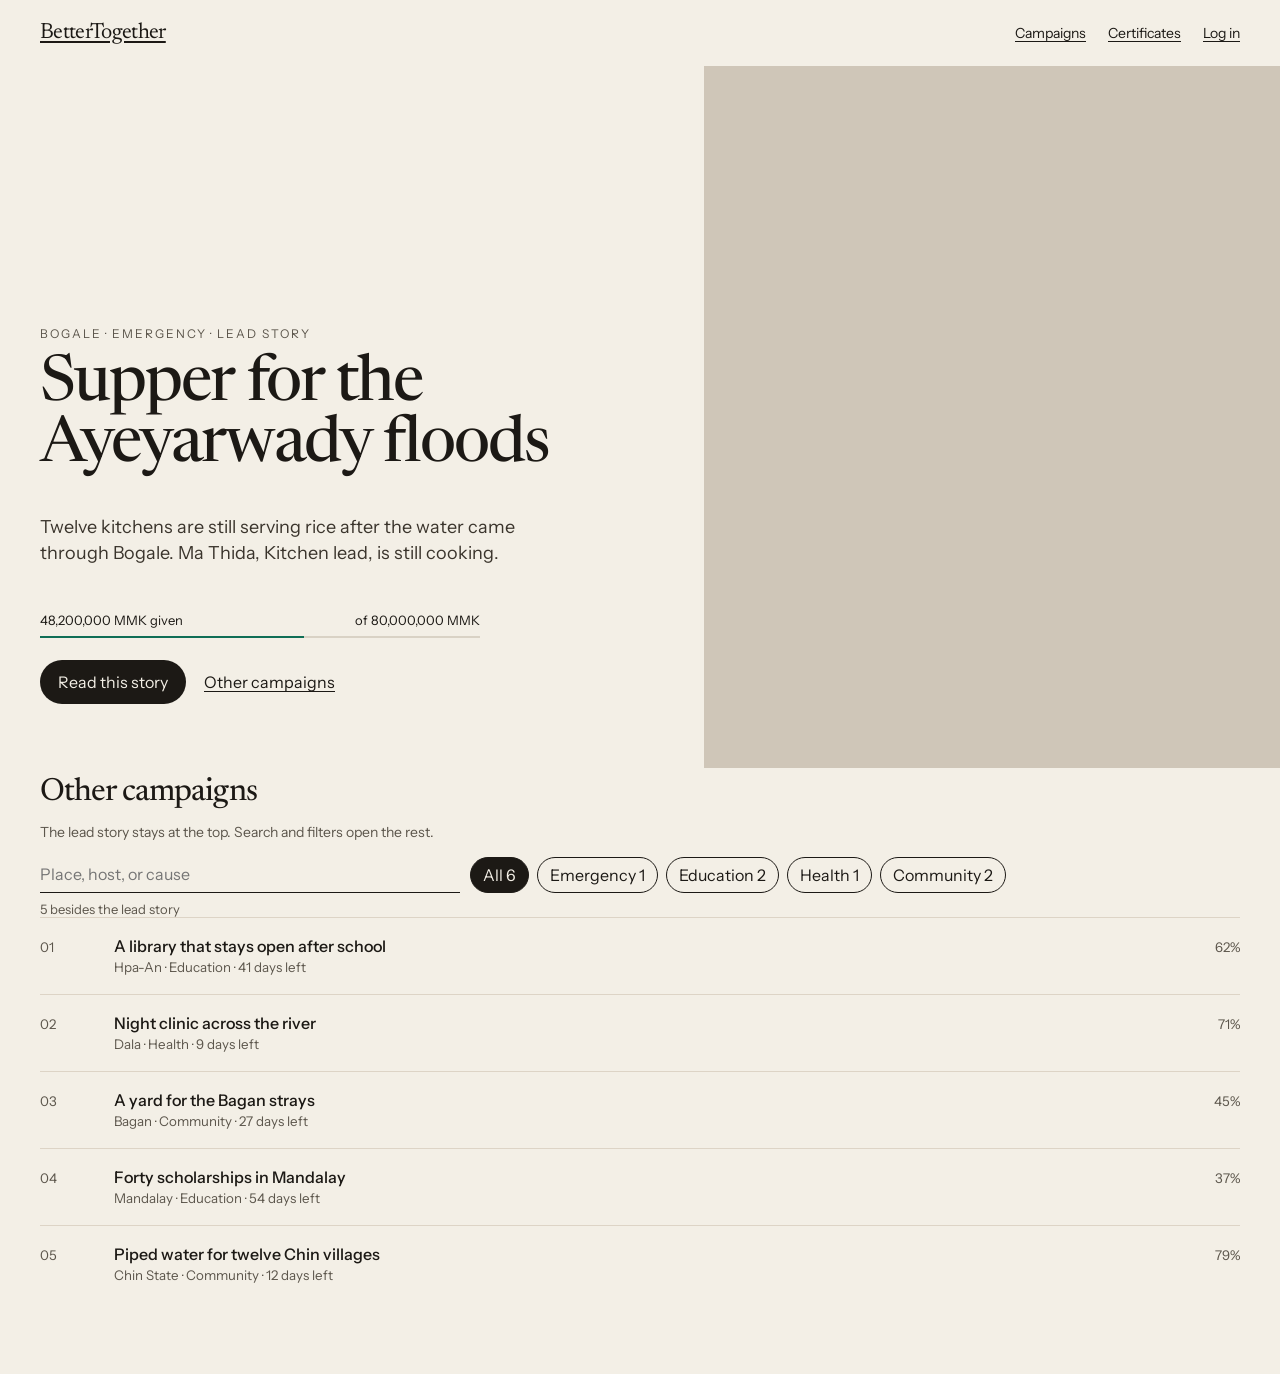
<file: prototypes/public-discovery/index.html>
<!-- PROTOTYPE, throwaway. Field Notes donor flow. Not wired to the app. -->
<!DOCTYPE html>
<html lang="en">
<head>
  <meta charset="utf-8" />
  <meta name="viewport" content="width=device-width, initial-scale=1" />
  <title>BetterTogether — Field Notes</title>
  <link rel="preconnect" href="https://fonts.googleapis.com" />
  <link rel="preconnect" href="https://fonts.gstatic.com" crossorigin />
  <link href="https://fonts.googleapis.com/css2?family=Instrument+Sans:wght@420;520;600&family=Newsreader:opsz,wght@6..72,450;6..72,560&display=swap" rel="stylesheet" />
  <style>
    * { box-sizing: border-box; }
    html, body { margin: 0; }
    body { background: #f3efe6; color: #1c1915; font-family: "Instrument Sans", sans-serif; }
    button, input, select, textarea { font: inherit; color: inherit; }
    button { cursor: pointer; }
    a { color: inherit; text-decoration: none; }
    img { display: block; max-width: 100%; }
    :focus-visible { outline: 2px solid #0f6e56; outline-offset: 3px; }

    @keyframes rise {
      from { opacity: 0; transform: translateY(10px); }
      to { opacity: 1; transform: none; }
    }
    .rise { animation: rise 260ms ease-out both; }
    @media (prefers-reduced-motion: reduce) {
      .rise { animation: none; }
    }

    header.bar {
      display: flex;
      justify-content: space-between;
      align-items: baseline;
      gap: 18px;
      padding: 22px 40px;
    }
    .brand { font-family: "Newsreader", serif; font-size: 22px; letter-spacing: -0.03em; }
    header.bar nav { display: flex; gap: 22px; font-size: 14px; align-items: baseline; }
    header.bar button, .texty {
      background: none; border: 0; padding: 0; color: #1c1915;
      text-decoration: underline; text-underline-offset: 3px;
    }

    .hero { display: grid; grid-template-columns: 1.1fr 0.9fr; min-height: 78vh; }
    .hero-copy { padding: 28px 40px 64px; display: flex; flex-direction: column; justify-content: flex-end; }
    .kicker { font-size: 12px; letter-spacing: 0.16em; text-transform: uppercase; color: #5c564c; }
    h1 {
      font-family: "Newsreader", serif; font-weight: 450;
      font-size: 64px; line-height: 0.96; letter-spacing: -0.03em; margin: 14px 0 18px;
    }
    .lede { font-size: 18px; max-width: 40ch; line-height: 1.45; color: #3a342c; }
    .meter { margin-top: 28px; max-width: 440px; }
    .meter-row { display: flex; justify-content: space-between; gap: 12px; font-size: 13px; margin-bottom: 8px; }
    .track { height: 2px; background: #d9d2c5; }
    .fill { height: 2px; background: #0f6e56; transform-origin: left center; }
    .hero-actions, .row-actions { display: flex; gap: 18px; align-items: center; margin-top: 22px; flex-wrap: wrap; }
    .give, .confirm {
      background: #1c1915; color: #f3efe6; border: 0; border-radius: 999px; padding: 12px 18px;
    }
    .confirm { background: #0f6e56; }
    .hero-photo { min-height: 420px; background: #cfc6b8 center/cover no-repeat; }

    .index { padding: 8px 40px 72px; }
    .index h2, .sheet h2 {
      font-family: "Newsreader", serif; font-weight: 450; font-size: 32px; margin: 0 0 8px; letter-spacing: -0.03em;
    }
    .tools { display: flex; flex-wrap: wrap; gap: 10px; align-items: center; margin: 14px 0 8px; }
    input[data-search], .field input, .field textarea, .field select {
      background: transparent; border: 0; border-bottom: 1px solid #1c1915; border-radius: 0; padding: 8px 0;
    }
    input[data-search] { width: min(420px, 100%); }
    .filters { display: flex; flex-wrap: wrap; gap: 8px; }
    .filters button {
      border: 1px solid #1c1915; background: transparent; border-radius: 999px; padding: 7px 12px;
    }
    .filters button[data-on] { background: #1c1915; color: #f3efe6; }
    .count { font-size: 13px; color: #5c564c; margin: 8px 0 0; }
    .row {
      display: grid; grid-template-columns: 56px 1fr auto; gap: 18px; align-items: baseline;
      padding: 18px 0; border-top: 1px solid #ddd4c6; width: 100%; text-align: left; color: inherit;
    }
    .row b { font-weight: 520; }
    .row small, .note { color: #5c564c; }
    .note { font-size: 14px; line-height: 1.45; }

    .sheet { padding: 8px 40px 72px; display: grid; grid-template-columns: 1.1fr 0.75fr; gap: 40px; }
    .sheet h1 { font-size: 52px; }
    .story { font-size: 18px; line-height: 1.5; max-width: 46ch; }
    .side { padding-top: 36px; }
    .amounts { display: flex; flex-wrap: wrap; gap: 8px; margin: 16px 0; }
    .amounts button, .ghost {
      border: 1px solid #1c1915; background: transparent; border-radius: 999px; padding: 8px 14px;
    }
    .amounts button[data-on] { background: #1c1915; color: #f3efe6; }
    .gift-list { list-style: none; padding: 0; margin: 12px 0 0; }
    .gift-list li { padding: 8px 0; border-top: 1px solid #ddd4c6; font-size: 14px; }

    .form { max-width: 560px; display: grid; gap: 16px; }
    .field { display: grid; gap: 6px; }
    .field input, .field textarea { width: 100%; }
    .pay { display: grid; gap: 8px; }
    .pay label {
      display: grid; grid-template-columns: 18px 1fr; gap: 10px; align-items: start;
      padding: 10px 0; border-top: 1px solid #ddd4c6;
    }
    .pay small { display: block; color: #5c564c; }
    .error { color: #8f2d2d; font-size: 14px; }
    .cert {
      max-width: 640px; border: 1px solid #1c1915; padding: 28px; background: #f7f4ec;
    }
    .cert strong { font-family: "Newsreader", serif; font-size: 28px; font-weight: 450; letter-spacing: -0.03em; }
    .status-wait { color: #8a5a12; }
    .status-ok { color: #0f6e56; }

    @media (max-width: 800px) {
      .hero, .sheet { grid-template-columns: 1fr; }
      h1 { font-size: 40px; }
      .sheet h1 { font-size: 36px; }
      header.bar, .hero-copy, .index, .sheet { padding-left: 20px; padding-right: 20px; }
      .side { padding-top: 0; }
    }
  </style>
</head>
<body>
  <div id="app"></div>
  <script>
    const TYPES = ["All", "Emergency", "Education", "Health", "Community"];
    const PAYMENTS = [
      { id: "kbz", name: "KBZPay", verify: true, info: "Send the amount to 09 420 118 774, account name BetterTogether. Upload the transfer slip." },
      { id: "wave", name: "Wave Money", verify: true, info: "Send the amount to 09 778 220 441. Upload the transfer slip." },
      { id: "bank", name: "Bank transfer", verify: true, info: "AYA Bank 2001 2345 678, BetterTogether. Upload the transfer slip." },
      { id: "card", name: "Visa or Mastercard", verify: false, info: "The gift is confirmed now and a certificate is issued on this page." }
    ];

    const campaigns = [
      { id: "flood", type: "Emergency", title: "Supper for the Ayeyarwady floods", lede: "Twelve kitchens are still serving rice after the water came through Bogale.", place: "Bogale", host: "Ma Thida", hostRole: "Kitchen lead", raised: 48200000, goal: 80000000, days: 18, donors: 1264, img: "https://images.unsplash.com/photo-1488521787991-ed7bbaae773c?auto=format&fit=crop&w=1600&q=80", story: "The river rose on a Tuesday. By Thursday the schoolyard was a kitchen. Ma Thida’s crew cooks two meals a day for families who are sleeping in the monastery hall. Rice, dried fish, and the oil to fry it are what runs out first." },
      { id: "library", type: "Education", title: "A library that stays open after school", lede: "Hpa-An students are borrowing books from a cupboard. They need a room.", place: "Hpa-An", host: "Ko Min Thu", hostRole: "Teacher", raised: 12400000, goal: 20000000, days: 41, donors: 386, img: "https://images.unsplash.com/photo-1524995997946-a1c2e315a42f?auto=format&fit=crop&w=1600&q=80", story: "The English shelf is fourteen paperbacks and a dictionary with a broken spine. Ko Min Thu wants shelves, a fan, and a librarian’s hour after the last bell so the room is not just storage." },
      { id: "clinic", type: "Health", title: "Night clinic across the river", lede: "Dala’s ferry stops at dusk. The clinic should not.", place: "Dala", host: "Dr. Ei Phyu", hostRole: "Physician", raised: 31750000, goal: 45000000, days: 9, donors: 902, img: "https://images.unsplash.com/photo-1519494026892-80bbd2d6fd0d?auto=format&fit=crop&w=1600&q=80", story: "After 7 the only light in the lane is a phone torch. The night shift needs a generator, two nurses, and a cabinet that actually locks. Nine days left on the lease for the room." },
      { id: "strays", type: "Community", title: "A yard for the Bagan strays", lede: "The temple dogs have a feeding route. They do not have shade.", place: "Bagan", host: "Su Su", hostRole: "Neighbor", raised: 6800000, goal: 15000000, days: 27, donors: 214, img: "https://images.unsplash.com/photo-1548199973-03cce0bbc87b?auto=format&fit=crop&w=1600&q=80", story: "Su Su already knows which dogs will take medicine and which ones only want rice. The yard is a fenced corner behind her aunt’s house: water, shade cloth, and a vet visit once a month." },
      { id: "girls", type: "Education", title: "Forty scholarships in Mandalay", lede: "The bus fare is why the second term goes empty.", place: "Mandalay", host: "Daw Hla", hostRole: "School committee", raised: 22100000, goal: 60000000, days: 54, donors: 540, img: "https://images.unsplash.com/photo-1509062522246-3755977927d7?auto=format&fit=crop&w=1600&q=80", story: "Forty girls have a place. What they do not have is the fare, the uniform, and a year of fees paid before the family has to choose. Daw Hla publishes every name that is funded." },
      { id: "water", type: "Community", title: "Piped water for twelve Chin villages", lede: "The walk for water is still two hours, and it is uphill home.", place: "Chin State", host: "Pa Lian", hostRole: "Village council", raised: 71000000, goal: 90000000, days: 12, donors: 2108, img: "https://images.unsplash.com/photo-1541544537156-7627a7a4aa1c?auto=format&fit=crop&w=1600&q=80", story: "The spring is clean. The path is not the problem people think it is — the problem is the afternoon, when the children carry the second load. Pipe and a storage tank finish what the path cannot." }
    ];

    const donors = [
      { id: "ada", first: "Ada", last: "Lovelace", email: "ada@example.com", password: "Fundraise-Dev-1", phone: "09123456789", address: "Bahan, Yangon" }
    ];

    const gifts = [
      { id: "g1", donorId: "ada", campaignId: "flood", amount: 50000, pay: "card", verified: true, code: "BT-2041", at: "2 Oct 2026", remark: "For the evening rice." }
    ];

    const ui = {
      q: "",
      cat: "All",
      session: null,
      next: "#/",
      amount: 50000,
      custom: "",
      pay: "kbz",
      remark: "",
      card: "",
      voucher: "",
      error: "",
      loginEmail: "",
      copied: false
    };

    const app = document.getElementById("app");

    function mmk(n) { return Number(n).toLocaleString("en-US") + " MMK"; }
    function pct(c) { return Math.min(100, Math.round((c.raised / c.goal) * 100)); }
    function esc(s) {
      return String(s ?? "").replace(/[&<>"']/g, (ch) => ({ "&": "&amp;", "<": "&lt;", ">": "&gt;", '"': "&quot;", "'": "&#39;" }[ch]));
    }
    function campaign(id) { return campaigns.find((c) => c.id === id); }
    function donor(id) { return donors.find((d) => d.id === id); }
    function payment(id) { return PAYMENTS.find((p) => p.id === id); }
    function fullName(d) { return d ? (d.first + " " + d.last).trim() : "Donor"; }
    function route() {
      const parts = (location.hash || "#/").replace(/^#/, "").split("/").filter(Boolean);
      return { parts, path: "/" + parts.join("/") };
    }
    function go(path) {
      ui.error = "";
      const next = path.startsWith("#") ? path : "#" + path;
      if (!/\/(login|register|donate)/.test(next)) ui.next = "#/";
      if (location.hash === next) render();
      else location.hash = next;
    }
    function hay(c) {
      return (c.title + " " + c.place + " " + c.type + " " + c.host + " " + c.lede).toLowerCase();
    }
    function lead() { return campaigns[0]; }
    function visibleCampaigns() {
      const term = ui.q.trim().toLowerCase();
      const filtering = term || ui.cat !== "All";
      const pool = filtering ? campaigns : campaigns.filter((c) => c.id !== lead().id);
      return pool.filter((c) => {
        const okTerm = !term || hay(c).includes(term);
        const okCat = ui.cat === "All" || c.type === ui.cat;
        return okTerm && okCat;
      });
    }

    function header() {
      const who = ui.session ? fullName(ui.session) : "Log in";
      return `<header class="bar">
        <button class="brand" type="button" data-go="#/">BetterTogether</button>
        <nav>
          <button type="button" data-go="#/">Campaigns</button>
          <button type="button" data-go="#/certificates/validate">Certificates</button>
          <button type="button" data-go="${ui.session ? "#/profile" : "#/login"}">${esc(who)}</button>
        </nav>
      </header>`;
    }

    function home() {
      const feature = lead();
      const chips = TYPES.map((cat) => {
        const n = cat === "All" ? campaigns.length : campaigns.filter((c) => c.type === cat).length;
        return `<button type="button" data-cat="${cat}" ${cat === ui.cat ? "data-on" : ""}>${cat} ${n}</button>`;
      }).join("");
      const listed = listMarkup();
      return `${header()}
        <section class="hero">
          <div class="hero-copy rise">
            <div class="kicker">${esc(feature.place)} · ${esc(feature.type)} · Lead story</div>
            <h1>${esc(feature.title)}</h1>
            <p class="lede">${esc(feature.lede)} ${esc(feature.host)}, ${esc(feature.hostRole)}, is still cooking.</p>
            <div class="meter">
              <div class="meter-row"><span>${mmk(feature.raised)} given</span><span>of ${mmk(feature.goal)}</span></div>
              <div class="track"><div class="fill" style="width:${pct(feature)}%"></div></div>
            </div>
            <div class="hero-actions">
              <button class="give" type="button" data-go="#/campaigns/${feature.id}">Read this story</button>
              <button class="texty" type="button" data-jump>Other campaigns</button>
            </div>
          </div>
          <div class="hero-photo rise" style="background-image:url('${feature.img}')" role="img" aria-label="${esc(feature.title)}"></div>
        </section>
        <section class="index" id="index">
          <h2 class="rise">Other campaigns</h2>
          <p class="note">The lead story stays at the top. Search and filters open the rest.</p>
          <div class="tools">
            <input data-search value="${esc(ui.q)}" placeholder="Place, host, or cause" aria-label="Search campaigns" />
            <div class="filters" role="group" aria-label="Filter by cause">${chips}</div>
          </div>
          <p class="count" data-count>${listed.count}</p>
          <div data-list>${listed.html}</div>
        </section>`;
    }

    function detail(id) {
      const c = campaign(id);
      if (!c) return missing();
      const recent = gifts.filter((g) => g.campaignId === id && g.verified).slice(-4).reverse();
      const people = recent.map((g) => {
        const d = donor(g.donorId);
        return `<li>${esc(fullName(d))} gave ${mmk(g.amount)}</li>`;
      }).join("") || "<li>Be the first name on this story.</li>";
      return `${header()}
        <article class="sheet rise">
          <div>
            <button class="texty" type="button" data-go="#/">All stories</button>
            <div class="kicker" style="margin-top:18px">${esc(c.place)} · ${esc(c.host)}, ${esc(c.hostRole)}</div>
            <h1>${esc(c.title)}</h1>
            <p class="story">${esc(c.story)}</p>
            <p class="note">${c.days} days left · ${c.donors.toLocaleString("en-US")} people have given</p>
            <div class="hero-actions">
              <button class="give" type="button" data-go="#/donate/${c.id}">Give to this story</button>
              <button class="texty" type="button" data-copy>Copy link</button>
              <span class="note" data-copied ${ui.copied ? "" : "hidden"}>Link copied.</span>
            </div>
          </div>
          <div class="side">
            <div class="hero-photo" style="height:240px;background-image:url('${c.img}')" role="img" aria-label=""></div>
            <div class="meter">
              <div class="meter-row"><span>${mmk(c.raised)} given</span><span>${pct(c)}% of ${mmk(c.goal)}</span></div>
              <div class="track"><div class="fill" style="width:${pct(c)}%"></div></div>
            </div>
            <p class="kicker" style="margin-top:22px">Recent gifts</p>
            <ul class="gift-list">${people}</ul>
          </div>
        </article>`;
    }

    function donate(id) {
      const c = campaign(id);
      if (!c) return missing();
      if (!ui.session) {
        ui.next = "#/donate/" + id;
        return login();
      }
      const chosen = ui.custom ? Number(ui.custom) : ui.amount;
      const amounts = [25000, 50000, 100000].map((n) =>
        `<button type="button" data-amt="${n}" ${!ui.custom && n === ui.amount ? "data-on" : ""}>${mmk(n)}</button>`).join("");
      const pays = PAYMENTS.map((p) => `
        <label>
          <input type="radio" name="pay" value="${p.id}" ${p.id === ui.pay ? "checked" : ""} />
          <span><b>${esc(p.name)}</b><small>${esc(p.info)}</small></span>
        </label>`).join("");
      const method = payment(ui.pay);
      const extra = method.verify
        ? `<label class="field">Payment voucher<input type="file" data-voucher />${ui.voucher ? `<small>Attached ${esc(ui.voucher)}</small>` : ""}</label>`
        : `<label class="field">Card number<input data-card inputmode="numeric" placeholder="16 digits" value="${esc(ui.card)}" /></label>`;
      return `${header()}
        <article class="sheet rise">
          <div>
            <button class="texty" type="button" data-go="#/campaigns/${c.id}">Back to the story</button>
            <div class="kicker" style="margin-top:18px">Gift · ${esc(fullName(ui.session))}</div>
            <h1>${esc(c.title)}</h1>
            <form class="form" data-donate>
              <div class="field">
                <span>Amount</span>
                <div class="amounts">${amounts}</div>
                <input data-custom inputmode="numeric" placeholder="Or another amount, at least 1,000" value="${esc(ui.custom)}" />
              </div>
              <div class="field">
                <span>How you will pay</span>
                <div class="pay">${pays}</div>
              </div>
              ${extra}
              <label class="field">Note for ${esc(c.host)}<textarea data-remark rows="3">${esc(ui.remark)}</textarea></label>
              ${ui.error ? `<p class="error">${esc(ui.error)}</p>` : ""}
              <button class="confirm" type="submit">Give ${mmk(chosen || 0)}</button>
            </form>
          </div>
          <div class="side">
            <div class="meter">
              <div class="meter-row"><span>${mmk(c.raised)} given</span><span>of ${mmk(c.goal)}</span></div>
              <div class="track"><div class="fill" style="width:${pct(c)}%"></div></div>
            </div>
            <p class="note" style="margin-top:16px">${method.verify ? "A staff member checks the slip before the total moves and the certificate opens." : "A card gift is counted now. The certificate opens on the next page."}</p>
          </div>
        </article>`;
    }

    function thanks() {
      const gift = gifts[gifts.length - 1];
      if (!gift || !ui.session || gift.donorId !== ui.session.id) return `${header()}<section class="index"><h2>No gift yet</h2><button class="texty" data-go="#/">Back to stories</button></section>`;
      const c = campaign(gift.campaignId);
      const body = gift.verified
        ? `<p class="lede">Thank you. ${mmk(gift.amount)} is now on ${esc(c.title)}.</p>
           <div class="hero-actions"><button class="confirm" type="button" data-go="#/certificates/${gift.code}">Open certificate ${esc(gift.code)}</button></div>`
        : `<p class="lede">Thank you. Please wait for a staff member to verify the ${esc(payment(gift.pay).name)} slip. The campaign total will move after that.</p>
           <p class="note">Your note is saved on your profile as waiting.</p>`;
      return `${header()}
        <section class="index rise">
          <div class="kicker">Gift received</div>
          <h2 style="font-size:48px">Thank you, ${esc(ui.session.first)}.</h2>
          ${body}
          <div class="hero-actions">
            <button class="texty" type="button" data-go="#/campaigns/${c.id}">Back to the story</button>
            <button class="texty" type="button" data-go="#/profile">Your gifts</button>
          </div>
        </section>`;
    }

    function certificate(code) {
      const gift = gifts.find((g) => g.code === code);
      if (!gift || !gift.verified) {
        return `${header()}<section class="index rise"><h2>No certificate for ${esc(code)}</h2><p class="note">Verified gifts carry a certificate. Pending slips do not, until staff confirm them.</p><button class="texty" data-go="#/certificates/validate">Check another code</button></section>`;
      }
      const c = campaign(gift.campaignId);
      const d = donor(gift.donorId);
      return `${header()}
        <section class="index rise">
          <button class="texty" type="button" data-go="#/certificates/validate">Check another code</button>
          <div class="cert" style="margin-top:18px">
            <div class="kicker">BetterTogether gift certificate</div>
            <p><strong>${esc(gift.code)}</strong></p>
            <p>${esc(fullName(d))} gave ${mmk(gift.amount)} to ${esc(c.title)} on ${esc(gift.at)}.</p>
            <p class="note">${esc(c.place)} · ${esc(c.host)} · ${esc(payment(gift.pay).name)}</p>
            <p class="status-ok">Valid</p>
          </div>
        </section>`;
    }

    function validate() {
      return `${header()}
        <section class="index rise">
          <h2>Check a gift certificate</h2>
          <p class="lede">Enter the code printed on the certificate. Try BT-2041.</p>
          <form class="form" data-cert>
            <label class="field">Certificate code<input name="code" required placeholder="BT-2041" /></label>
            ${ui.error ? `<p class="error">${esc(ui.error)}</p>` : ""}
            <button class="confirm" type="submit" style="justify-self:start">Check</button>
          </form>
        </section>`;
    }

    function login() {
      return `${header()}
        <section class="index rise">
          <h2>Log in</h2>
          <p class="lede">A gift is tied to a donor account. Ada’s demo account is ada@example.com, password Fundraise-Dev-1.</p>
          <form class="form" data-login>
            <label class="field">Email<input name="email" type="email" required value="${esc(ui.loginEmail)}" /></label>
            <label class="field">Password<input name="password" type="password" required /></label>
            ${ui.error ? `<p class="error">${esc(ui.error)}</p>` : ""}
            <button class="confirm" type="submit" style="justify-self:start">Continue</button>
          </form>
          <p class="note">No account yet? <button class="texty" type="button" data-go="#/register">Register</button></p>
        </section>`;
    }

    function register() {
      return `${header()}
        <section class="index rise">
          <h2>Register</h2>
          <p class="lede">This opens a donor account in this mockup only. Nothing is sent to the server.</p>
          <form class="form" data-register>
            <label class="field">First name<input name="first" required /></label>
            <label class="field">Last name<input name="last" /></label>
            <label class="field">Email<input name="email" type="email" required /></label>
            <label class="field">Address<input name="address" required /></label>
            <label class="field">Phone<input name="phone" required /></label>
            <label class="field">Password<input name="password" type="password" required minlength="8" /></label>
            ${ui.error ? `<p class="error">${esc(ui.error)}</p>` : ""}
            <button class="confirm" type="submit" style="justify-self:start">Create account</button>
          </form>
          <p class="note">Already registered? <button class="texty" type="button" data-go="#/login">Log in</button></p>
        </section>`;
    }

    function profile() {
      if (!ui.session) return login();
      const mine = gifts.filter((g) => g.donorId === ui.session.id).slice().reverse();
      const rows = mine.map((g) => {
        const c = campaign(g.campaignId);
        const state = g.verified
          ? `<a href="#/certificates/${g.code}">${esc(g.code)}</a>`
          : `<span class="status-wait">Waiting for verification</span>`;
        return `<li>${mmk(g.amount)} to ${esc(c.title)} · ${esc(payment(g.pay).name)} · ${state}</li>`;
      }).join("") || "<li>No gifts yet.</li>";
      return `${header()}
        <section class="index rise">
          <div class="kicker">${esc(ui.session.email)}</div>
          <h2>${esc(fullName(ui.session))}</h2>
          <p class="note">${esc(ui.session.address)} · ${esc(ui.session.phone)}</p>
          <ul class="gift-list">${rows}</ul>
          <div class="hero-actions"><button class="texty" type="button" data-logout>Log out</button></div>
        </section>`;
    }

    function missing() {
      return `${header()}<section class="index"><h2>That page is not in this mockup.</h2><button class="texty" data-go="#/">Back to stories</button></section>`;
    }

    function view() {
      const { parts } = route();
      if (!parts.length) return home();
      if (parts[0] === "campaigns" && parts[1]) return detail(parts[1]);
      if (parts[0] === "donate" && parts[1]) return donate(parts[1]);
      if (parts[0] === "thanks") return thanks();
      if (parts[0] === "certificates" && parts[1] === "validate") return validate();
      if (parts[0] === "certificates" && parts[1]) return certificate(parts[1]);
      if (parts[0] === "login") return login();
      if (parts[0] === "register") return register();
      if (parts[0] === "profile") return profile();
      return missing();
    }

    function chosenAmount() {
      const n = ui.custom ? Number(String(ui.custom).replace(/,/g, "")) : Number(ui.amount);
      return Number.isFinite(n) ? n : 0;
    }

    function issue(campaignId) {
      const method = payment(ui.pay);
      const amount = chosenAmount();
      const code = method.verify ? "" : "BT-" + String(2000 + gifts.length);
      const gift = {
        id: "g" + (gifts.length + 1),
        donorId: ui.session.id,
        campaignId,
        amount,
        pay: ui.pay,
        verified: !method.verify,
        code,
        at: "7 Oct 2026",
        remark: ui.remark
      };
      gifts.push(gift);
      if (gift.verified) {
        const c = campaign(campaignId);
        c.raised += amount;
        c.donors += 1;
      }
      ui.remark = "";
      ui.card = "";
      ui.voucher = "";
      ui.custom = "";
      ui.pay = "kbz";
      ui.error = "";
      go("#/thanks");
    }

    function listMarkup() {
      const feature = lead();
      const rows = visibleCampaigns();
      const filtering = ui.q.trim() || ui.cat !== "All";
      const list = rows.map((c, i) => `
        <a class="row" href="#/campaigns/${c.id}">
          <small>${String(i + 1).padStart(2, "0")}</small>
          <span><b>${esc(c.title)}</b>${c.id === feature.id ? " · Lead story" : ""}<br><small>${esc(c.place)} · ${esc(c.type)} · ${c.days} days left</small></span>
          <small>${pct(c)}%</small>
        </a>`).join("");
      const empty = rows.length ? "" : `<p class="note">Nothing matches. The lead story above is still taking gifts.</p>`;
      return {
        count: filtering ? rows.length + " matching" : rows.length + " besides the lead story",
        html: empty + list
      };
    }

    function paintIndex() {
      const box = listMarkup();
      const count = app.querySelector("[data-count]");
      const list = app.querySelector("[data-list]");
      if (count) count.textContent = box.count;
      if (list) list.innerHTML = box.html;
      app.querySelectorAll("[data-cat]").forEach((btn) => {
        btn.toggleAttribute("data-on", btn.dataset.cat === ui.cat);
      });
    }

    function render() {
      ui.copied = false;
      app.innerHTML = `<div class="page">${view()}</div>`;
      window.scrollTo(0, 0);
      bind();
    }

    function bind() {
      app.querySelectorAll("[data-go]").forEach((el) => {
        el.addEventListener("click", () => go(el.dataset.go));
      });
      app.querySelector("[data-jump]")?.addEventListener("click", () => {
        app.querySelector("#index")?.scrollIntoView({ behavior: "smooth", block: "start" });
      });
      const search = app.querySelector("[data-search]");
      if (search) {
        search.addEventListener("input", () => {
          ui.q = search.value;
          paintIndex();
        });
      }
      app.querySelectorAll("[data-cat]").forEach((btn) => {
        btn.addEventListener("click", () => {
          ui.cat = btn.dataset.cat;
          paintIndex();
        });
      });
      app.querySelector("[data-copy]")?.addEventListener("click", async () => {
        const url = location.href;
        try { await navigator.clipboard.writeText(url); } catch (err) { /* mockup still confirms */ }
        const note = app.querySelector("[data-copied]");
        if (note) note.hidden = false;
      });
      app.querySelectorAll("[data-amt]").forEach((btn) => {
        btn.addEventListener("click", () => {
          ui.amount = Number(btn.dataset.amt);
          ui.custom = "";
          ui.error = "";
          render();
        });
      });
      app.querySelector("[data-custom]")?.addEventListener("input", (e) => {
        ui.custom = e.target.value;
        const submit = app.querySelector("[data-donate] button[type=submit]");
        if (submit) submit.textContent = "Give " + mmk(chosenAmount() || 0);
      });
      app.querySelectorAll("input[name=pay]").forEach((el) => {
        el.addEventListener("change", () => {
          ui.pay = el.value;
          ui.error = "";
          render();
        });
      });
      app.querySelector("[data-card]")?.addEventListener("input", (e) => { ui.card = e.target.value; });
      app.querySelector("[data-remark]")?.addEventListener("input", (e) => { ui.remark = e.target.value; });
      app.querySelector("[data-voucher]")?.addEventListener("change", (e) => {
        ui.voucher = e.target.files?.[0]?.name || "";
        render();
      });
      app.querySelector("[data-donate]")?.addEventListener("submit", (e) => {
        e.preventDefault();
        const amount = chosenAmount();
        const method = payment(ui.pay);
        if (amount < 1000) { ui.error = "The smallest gift is 1,000 MMK."; render(); return; }
        if (method.verify && !ui.voucher) { ui.error = "Attach the transfer slip before giving."; render(); return; }
        if (!method.verify && String(ui.card).replace(/\s/g, "").length < 16) { ui.error = "Enter the 16-digit card number."; render(); return; }
        const id = route().parts[1];
        issue(id);
      });
      app.querySelector("[data-login]")?.addEventListener("submit", (e) => {
        e.preventDefault();
        const data = new FormData(e.target);
        const email = String(data.get("email") || "").trim().toLowerCase();
        const password = String(data.get("password") || "");
        ui.loginEmail = email;
        const found = donors.find((d) => d.email.toLowerCase() === email && d.password === password);
        if (!found) { ui.error = "That email and password do not match."; render(); return; }
        ui.session = found;
        ui.error = "";
        const next = ui.next || "#/";
        ui.next = "#/";
        go(next);
      });
      app.querySelector("[data-register]")?.addEventListener("submit", (e) => {
        e.preventDefault();
        const data = new FormData(e.target);
        const email = String(data.get("email") || "").trim().toLowerCase();
        if (donors.some((d) => d.email.toLowerCase() === email)) { ui.error = "That email already has an account. Log in instead."; render(); return; }
        const person = {
          id: "d" + donors.length,
          first: String(data.get("first") || "").trim(),
          last: String(data.get("last") || "").trim(),
          email,
          password: String(data.get("password") || ""),
          phone: String(data.get("phone") || "").trim(),
          address: String(data.get("address") || "").trim()
        };
        donors.push(person);
        ui.session = person;
        ui.error = "";
        const next = ui.next || "#/";
        ui.next = "#/";
        go(next);
      });
      app.querySelector("[data-cert]")?.addEventListener("submit", (e) => {
        e.preventDefault();
        const code = String(new FormData(e.target).get("code") || "").trim();
        const gift = gifts.find((g) => g.code === code);
        if (!gift || !gift.verified) { ui.error = "No verified certificate matches " + code + "."; render(); return; }
        ui.error = "";
        go("#/certificates/" + code);
      });
      app.querySelector("[data-logout]")?.addEventListener("click", () => {
        ui.session = null;
        ui.pay = "kbz";
        ui.card = "";
        ui.voucher = "";
        ui.remark = "";
        ui.custom = "";
        go("#/");
      });
    }

    window.addEventListener("hashchange", render);
    if (!location.hash) location.hash = "#/";
    else render();
  </script>
</body>
</html>
</file>
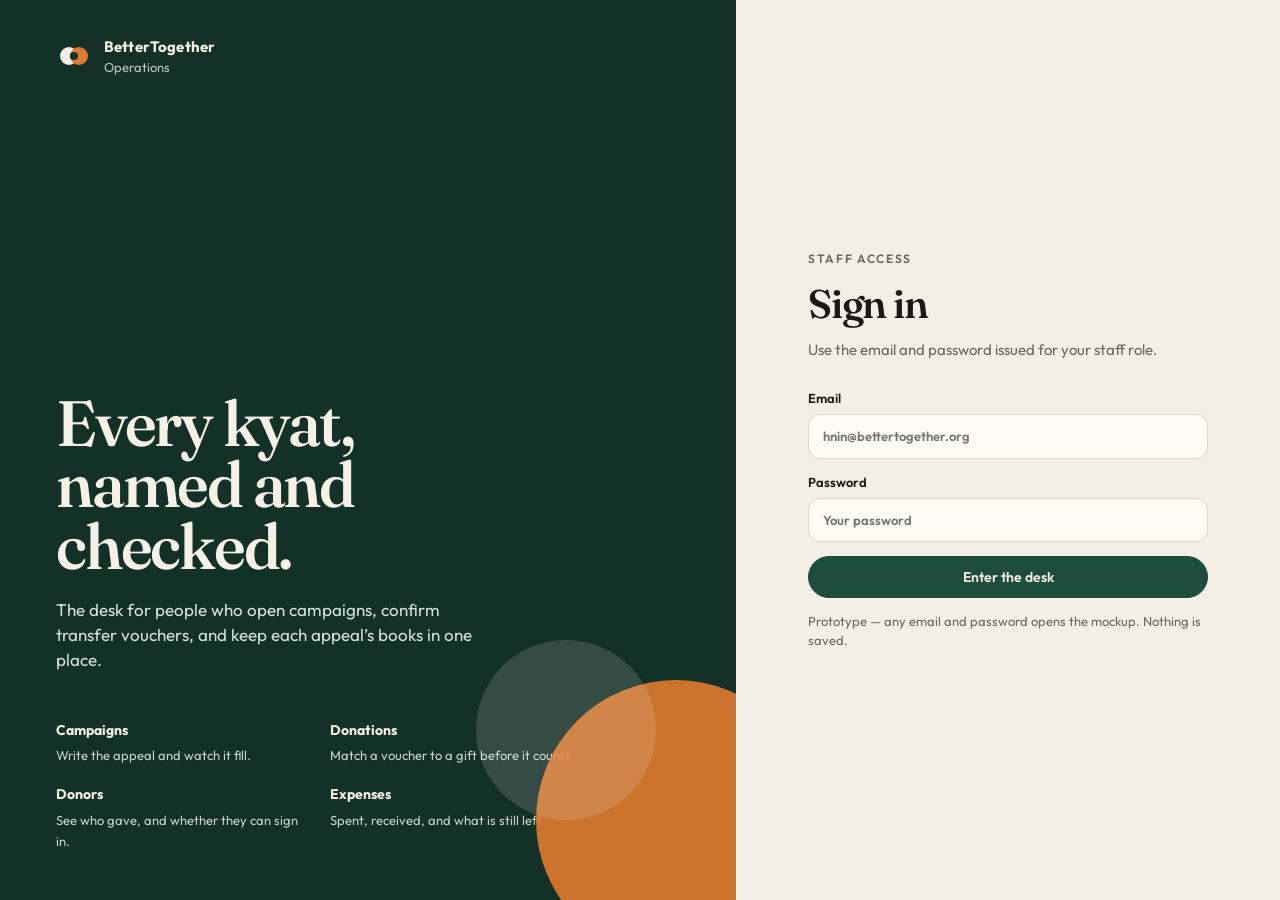
<file: prototypes/admin/login.html>
<!DOCTYPE html>
<html lang="en">
<head>
  <meta charset="utf-8" />
  <meta name="viewport" content="width=device-width, initial-scale=1" />
  <title>Sign in — BetterTogether Operations</title>
  <link rel="preconnect" href="https://fonts.googleapis.com" />
  <link rel="preconnect" href="https://fonts.gstatic.com" crossorigin />
  <link href="https://fonts.googleapis.com/css2?family=Fraunces:opsz,wght@9..144,560;9..144,640&family=Outfit:wght@400;500;600;700&display=swap" rel="stylesheet" />
  <link rel="stylesheet" href="styles.css" />
  <link rel="icon" href="data:image/svg+xml,%3Csvg xmlns='http://www.w3.org/2000/svg' viewBox='0 0 36 24'%3E%3Ccircle cx='13' cy='12' r='9' fill='%231e4d3d'/%3E%3Ccircle cx='23' cy='12' r='9' fill='%23e07a2f'/%3E%3Ccircle cx='18' cy='12' r='4' fill='%23f3eee6'/%3E%3C/svg%3E" />
</head>
<body class="gate">
  <section class="gate-story">
    <a class="gate-brand" href="login.html">
      <svg class="mark" viewBox="0 0 36 24" aria-hidden="true">
        <circle cx="13" cy="12" r="9" fill="#f3eee6"/>
        <circle cx="23" cy="12" r="9" fill="#e07a2f"/>
        <circle cx="18" cy="12" r="4" fill="#143128"/>
      </svg>
      <span>
        <strong>BetterTogether</strong>
        <em>Operations</em>
      </span>
    </a>
    <div>
      <h1>Every kyat, named and checked.</h1>
      <p class="sub">The desk for people who open campaigns, confirm transfer vouchers, and keep each appeal’s books in one place.</p>
      <div class="gate-points">
        <p><strong>Campaigns</strong><span>Write the appeal and watch it fill.</span></p>
        <p><strong>Donations</strong><span>Match a voucher to a gift before it counts.</span></p>
        <p><strong>Donors</strong><span>See who gave, and whether they can sign in.</span></p>
        <p><strong>Expenses</strong><span>Spent, received, and what is still left.</span></p>
      </div>
    </div>
    <span class="blob a" aria-hidden="true"></span>
    <span class="blob b" aria-hidden="true"></span>
  </section>

  <section class="gate-panel">
    <form class="signin" id="signin" novalidate>
      <p class="eyebrow">Staff access</p>
      <h2>Sign in</h2>
      <p class="lede">Use the email and password issued for your staff role.</p>
      <div class="stack">
        <p class="error" id="signin-error" hidden>Enter both an email and a password.</p>
        <label class="field">Email
          <input type="email" name="email" autocomplete="username" placeholder="hnin@bettertogether.org" />
        </label>
        <label class="field">Password
          <input type="password" name="password" autocomplete="current-password" placeholder="Your password" />
        </label>
        <button class="btn primary block" type="submit">Enter the desk</button>
      </div>
      <p class="hint">Prototype — any email and password opens the mockup. Nothing is saved.</p>
    </form>
  </section>
  <script>
    document.getElementById("signin").addEventListener("submit", (event) => {
      event.preventDefault();
      const data = new FormData(event.currentTarget);
      const email = String(data.get("email") || "").trim();
      const password = String(data.get("password") || "").trim();
      const error = document.getElementById("signin-error");
      if (!email || !password) {
        error.hidden = false;
        return;
      }
      window.location.href = "index.html";
    });
  </script>
</body>
</html>
</file>
<file: prototypes/admin/styles.css>
/* BetterTogether operations — static redesign mockup */

:root {
  --ink: #1c1915;
  --muted: #6e675c;
  --paper: #f3eee6;
  --paper-2: #e8e0d2;
  --rail: #ebe4d6;
  --card: #fffaf3;
  --line: #e3d8c6;
  --pine: #1e4d3d;
  --pine-deep: #16382d;
  --pine-wash: #e5f1eb;
  --saffron: #e07a2f;
  --gold-wash: #f8efd8;
  --gold-ink: #8a5a12;
  --clay: #8c3d32;
  --clay-wash: #f8ebe6;
  --shadow: 0 1px 0 rgba(28, 25, 21, 0.04), 0 16px 40px rgba(70, 48, 18, 0.06);
  --serif: "Fraunces", "Iowan Old Style", Palatino, Georgia, serif;
  --sans: "Outfit", "Avenir Next", "Segoe UI", sans-serif;
  --radius: 18px;
}

*,
*::before,
*::after { box-sizing: border-box; }

html, body { margin: 0; padding: 0; }

body {
  font-family: var(--sans);
  color: var(--ink);
  background: var(--paper);
  font-size: 15px;
  line-height: 1.45;
}

button, input, select, textarea { font: inherit; color: inherit; }

button { cursor: pointer; }

img { max-width: 100%; display: block; }

:focus-visible {
  outline: 2px solid var(--saffron);
  outline-offset: 2px;
}

[hidden] { display: none !important; }

h1, h2, h3, p { margin: 0; }

/* ---------- Sign in ---------- */

body.gate {
  min-height: 100vh;
  display: grid;
  grid-template-columns: 1.15fr 0.85fr;
  background: #143128;
  color: #f6f1e6;
}

.gate-story {
  position: relative;
  padding: 36px 56px 48px;
  display: flex;
  flex-direction: column;
  justify-content: space-between;
  overflow: hidden;
}

.gate-story h1 {
  font-family: var(--serif);
  font-weight: 560;
  font-size: clamp(48px, 5vw, 76px);
  letter-spacing: -0.035em;
  line-height: 0.96;
  max-width: 11ch;
}

.gate-story .sub {
  max-width: 38ch;
  color: #d5e4db;
  font-size: 17px;
  margin-top: 22px;
}

.gate-brand {
  display: flex;
  align-items: center;
  gap: 12px;
  color: inherit;
  text-decoration: none;
}

.gate-brand strong { display: block; font-size: 15px; letter-spacing: 0.01em; }
.gate-brand em { display: block; font-style: normal; color: #b7c9bf; font-size: 13px; }

.mark {
  width: 36px;
  height: 24px;
  display: block;
  flex: 0 0 auto;
}

.gate-points {
  display: grid;
  grid-template-columns: 1fr 1fr;
  gap: 18px 28px;
  max-width: 520px;
  margin-top: 48px;
}

.gate-points strong { display: block; font-size: 14px; margin-bottom: 4px; }
.gate-points span { color: #c5d6cc; font-size: 13px; }

.blob {
  position: absolute;
  border-radius: 50%;
  pointer-events: none;
}

.blob.a { width: 280px; height: 280px; background: #e07a2f; right: -80px; bottom: -60px; opacity: 0.9; }
.blob.b { width: 180px; height: 180px; background: #f3eee6; right: 80px; bottom: 80px; opacity: 0.14; }

.gate-panel {
  background: var(--paper);
  color: var(--ink);
  display: flex;
  align-items: center;
  justify-content: center;
  padding: 40px 28px;
}

.signin {
  width: min(400px, 100%);
}

.signin h2 {
  font-family: var(--serif);
  font-weight: 560;
  font-size: 40px;
  letter-spacing: -0.03em;
  margin: 8px 0 6px;
}

.eyebrow {
  font-size: 12px;
  letter-spacing: 0.14em;
  text-transform: uppercase;
  color: var(--muted);
  font-weight: 600;
}

.lede { color: var(--muted); margin-top: 6px; max-width: 62ch; }

.stack { display: grid; gap: 14px; margin-top: 28px; }

label.field { display: grid; gap: 6px; font-size: 13px; font-weight: 600; }

input[type="text"],
input[type="email"],
input[type="password"],
input[type="number"],
input[type="date"],
input[type="search"],
select,
textarea {
  width: 100%;
  background: var(--card);
  border: 1px solid var(--line);
  border-radius: 12px;
  padding: 12px 14px;
  outline: none;
}

textarea { min-height: 120px; resize: vertical; line-height: 1.5; }

input:focus, select:focus, textarea:focus { border-color: #c9b89a; }

.hint { color: var(--muted); font-weight: 400; font-size: 13px; margin-top: 14px; }

.error {
  background: var(--clay-wash);
  color: var(--clay);
  border-radius: 12px;
  padding: 10px 12px;
  font-size: 14px;
}

.btn {
  display: inline-flex;
  align-items: center;
  justify-content: center;
  gap: 8px;
  height: 42px;
  padding: 0 16px;
  border-radius: 999px;
  border: 1px solid var(--line);
  background: var(--card);
  font-weight: 600;
  font-size: 14px;
  text-decoration: none;
  color: var(--ink);
}

.btn.primary { background: var(--pine); border-color: var(--pine); color: #f6f1e6; }
.btn.primary:hover { background: var(--pine-deep); }
.btn.quiet { background: transparent; }
.btn.danger { color: var(--clay); border-color: #e7cfc8; background: transparent; }
.btn.small { height: 32px; padding: 0 12px; font-size: 13px; }
.btn.block { width: 100%; }
.btn:hover { border-color: #d3c6ae; }
.btn.primary:hover { border-color: var(--pine-deep); }

/* ---------- Desk shell ---------- */

body.desk {
  min-height: 100vh;
  display: grid;
  grid-template-columns: 252px 1fr;
}

.rail {
  position: sticky;
  top: 0;
  height: 100vh;
  background: var(--rail);
  border-right: 1px solid var(--line);
  padding: 22px 14px 16px;
  display: flex;
  flex-direction: column;
  gap: 18px;
}

.brand {
  display: flex;
  gap: 10px;
  align-items: center;
  text-decoration: none;
  color: inherit;
  padding: 0 8px;
}

.brand strong { display: block; font-size: 14px; letter-spacing: -0.01em; }
.brand em { display: block; font-style: normal; color: var(--muted); font-size: 12px; }

.nav { display: grid; gap: 4px; align-content: start; }
.nav-label {
  margin: 14px 10px 4px;
  font-size: 11px;
  letter-spacing: 0.14em;
  text-transform: uppercase;
  color: #8a8174;
  font-weight: 600;
}

.nav button {
  width: 100%;
  display: flex;
  align-items: center;
  gap: 10px;
  text-align: left;
  border: 0;
  background: transparent;
  color: var(--ink);
  border-radius: 12px;
  padding: 8px 10px;
  font-weight: 500;
}

.nav button svg { flex: 0 0 auto; opacity: 0.8; }
.nav button:hover { background: rgba(255, 250, 243, 0.7); }
.nav button.is-on { background: var(--pine); color: #f6f1e6; }
.nav button.is-on svg { opacity: 1; }

.count {
  margin-left: auto;
  min-width: 20px;
  height: 20px;
  padding: 0 6px;
  border-radius: 999px;
  background: var(--saffron);
  color: #1c1915;
  font-size: 12px;
  font-weight: 700;
  display: inline-flex;
  align-items: center;
  justify-content: center;
}

.nav button.is-on .count { background: #f6f1e6; color: var(--pine); }

.me {
  margin-top: auto;
  display: grid;
  grid-template-columns: auto 1fr;
  gap: 10px;
  align-items: center;
  padding: 10px;
  border-top: 1px solid var(--line);
}

.me strong { display: block; font-size: 14px; }
.me span { color: var(--muted); font-size: 12px; }
.me .textlink { grid-column: 2; font-size: 12px; color: var(--pine); }

.avatar {
  width: 36px;
  height: 36px;
  border-radius: 50%;
  display: grid;
  place-items: center;
  font-size: 12px;
  font-weight: 700;
  background: var(--pine);
  color: #f6f1e6;
  letter-spacing: 0.02em;
}

.avatar.saffron { background: #f0d3b4; color: #6a3d12; }
.avatar.clay { background: #f0d2cb; color: #6d3028; }
.avatar.gold { background: #efe2bf; color: #6d5316; }
.avatar.slate { background: #d5e0e4; color: #243e49; }

.main { min-width: 0; }

.topbar {
  position: sticky;
  top: 0;
  z-index: 5;
  display: flex;
  align-items: center;
  gap: 16px;
  padding: 16px 28px;
  background: rgba(243, 238, 230, 0.9);
  backdrop-filter: blur(12px);
}

.search {
  flex: 1;
  display: flex;
  align-items: center;
  gap: 8px;
  background: var(--card);
  border: 1px solid var(--line);
  border-radius: 999px;
  padding: 0 14px;
  max-width: 460px;
}

.search input {
  border: 0;
  background: transparent;
  padding: 10px 0;
  width: 100%;
}

.search svg { flex: 0 0 auto; color: var(--muted); }

.topbar time { margin-left: auto; color: var(--muted); font-size: 13px; }

.stage { padding: 6px 28px 56px; }

.pagehead {
  display: flex;
  justify-content: space-between;
  align-items: flex-end;
  gap: 18px;
  margin: 8px 0 18px;
}

.pagehead h1 {
  font-family: var(--serif);
  font-weight: 560;
  font-size: 40px;
  letter-spacing: -0.03em;
  line-height: 1;
  margin-top: 4px;
}

.actions { display: flex; gap: 8px; flex-wrap: wrap; }

.stats {
  display: grid;
  grid-template-columns: repeat(4, 1fr);
  gap: 12px;
}

.stat, .panel, .sheet, .preview, .profile, .dialog, .slip {
  background: var(--card);
  border: 1px solid var(--line);
  border-radius: var(--radius);
  box-shadow: var(--shadow);
}

.stat { padding: 16px 16px 14px; }
.stat .k { color: var(--muted); font-size: 13px; }
.figure {
  font-family: var(--serif);
  font-weight: 560;
  font-size: 38px;
  letter-spacing: -0.03em;
  line-height: 1;
  margin: 10px 0 6px;
}
.figure small { font-size: 0.55em; margin-left: 2px; }
.delta { font-size: 13px; color: var(--pine); font-weight: 600; }
.delta.wait { color: var(--gold-ink); }
.delta.hot { color: var(--clay); }

.grid-2 {
  display: grid;
  grid-template-columns: 1.35fr 0.9fr;
  gap: 12px;
  margin-top: 12px;
}

.panel { padding: 6px 6px 8px; }
.panel h2, .profile h2, .sheet-head h2 {
  font-size: 15px;
  font-weight: 650;
  letter-spacing: -0.01em;
}

.panel-head, .sheet-head {
  display: flex;
  justify-content: space-between;
  align-items: baseline;
  gap: 12px;
  padding: 12px 12px 8px;
}

.panel-head span, .sheet-head span { color: var(--muted); font-size: 13px; }

.pace, .queue-item, .person {
  width: 100%;
  text-align: left;
  border: 0;
  background: transparent;
  border-radius: 14px;
  padding: 10px 12px;
  display: grid;
  gap: 6px;
}

.pace { grid-template-columns: 42px 1fr auto; align-items: center; }
.pace:hover, .queue-item:hover, .person:hover, .person.is-on { background: #faf6ee; }
.person.is-on { outline: 1px solid var(--line); }

.swatch {
  width: 42px;
  height: 42px;
  border-radius: 12px;
  background: linear-gradient(145deg, #1e4d3d, #8eb9a6);
}
.swatch.read { background: linear-gradient(145deg, #3d3428, #c6a15b); }
.swatch.clinic { background: linear-gradient(145deg, #8c3d32, #e7b2a4); }
.swatch.wells { background: linear-gradient(145deg, #1d3d55, #8eb4c9); }
.swatch.blankets { background: linear-gradient(145deg, #5c4a38, #d7c4a8); }

.pace strong, .queue-item strong, .person strong { font-size: 14px; }
.meta { color: var(--muted); font-size: 12px; display: block; }
.pace > span:nth-child(2),
.queue-item > span:first-child,
.person > span:nth-child(2),
.me > div {
  display: flex;
  flex-direction: column;
  align-items: flex-start;
  gap: 2px;
  min-width: 0;
}
body.reviewing .main { margin-right: 420px; }
body.reviewing td:last-child,
body.reviewing th:last-child { display: none; }

.meter {
  height: 6px;
  border-radius: 99px;
  background: #efe6d6;
  overflow: hidden;
  margin-top: 4px;
}
.meter > span {
  display: block;
  height: 100%;
  background: var(--saffron);
  border-radius: inherit;
}
.meter.done > span { background: var(--pine); }

.queue-item { grid-template-columns: 1fr auto; align-items: center; }

.chips { display: flex; gap: 6px; flex-wrap: wrap; }
.chips button {
  border: 1px solid var(--line);
  background: transparent;
  border-radius: 999px;
  height: 32px;
  padding: 0 12px;
  font-size: 13px;
  font-weight: 600;
}
.chips button.is-on { background: var(--ink); color: #f6f1e6; border-color: var(--ink); }

.sheet { overflow: hidden; }
table { width: 100%; border-collapse: collapse; }
th {
  text-align: left;
  font-size: 11px;
  letter-spacing: 0.12em;
  text-transform: uppercase;
  color: var(--muted);
  font-weight: 650;
  padding: 12px 14px;
}
td {
  padding: 12px 14px;
  border-top: 1px solid var(--line);
  vertical-align: middle;
}
tr[data-open]:hover td { background: #faf6ee; cursor: pointer; }
.who-cell { display: flex; gap: 10px; align-items: center; }
.who-cell .avatar { width: 32px; height: 32px; font-size: 11px; }

.pill {
  display: inline-flex;
  align-items: center;
  gap: 6px;
  padding: 3px 8px;
  border-radius: 999px;
  font-size: 12px;
  font-weight: 650;
  background: var(--paper-2);
  color: var(--ink);
}
.status::before {
  content: "";
  width: 6px;
  height: 6px;
  border-radius: 50%;
  background: currentColor;
}
.status.ok { background: var(--pine-wash); color: var(--pine); }
.status.wait { background: var(--gold-wash); color: var(--gold-ink); }
.status.off { background: #ece7df; color: #6d675e; }
.status.hot { background: var(--clay-wash); color: var(--clay); }

.money { font-variant-numeric: tabular-nums; font-weight: 650; }
.money.in { color: var(--pine); }
.money.out { color: var(--clay); }

.editor {
  display: grid;
  grid-template-columns: minmax(0, 1.15fr) minmax(280px, 0.75fr);
  gap: 16px;
  align-items: start;
}

.form-card, .profile { padding: 18px; }
.form-grid { display: grid; grid-template-columns: 1fr 1fr; gap: 12px; }
.form-grid .wide { grid-column: 1 / -1; }

.drop {
  border: 1px dashed #d3c4ab;
  border-radius: 14px;
  padding: 16px;
  background: #fbf7f0;
  display: grid;
  gap: 4px;
  cursor: pointer;
}
.drop input { display: none; }
.drop strong { font-size: 14px; }
.drop span, .file-names { color: var(--muted); font-size: 13px; font-weight: 400; }

.preview { overflow: hidden; position: sticky; top: 78px; }
.cover { height: 168px; background: linear-gradient(145deg, #1e4d3d, #8eb9a6); }
.cover.read { background: linear-gradient(145deg, #3d3428, #c6a15b); }
.cover.clinic { background: linear-gradient(145deg, #8c3d32, #e7b2a4); }
.cover.wells { background: linear-gradient(145deg, #1d3d55, #8eb4c9); }
.cover.blankets { background: linear-gradient(145deg, #5c4a38, #d7c4a8); }
.facts { display: grid; grid-template-columns: 92px 1fr; gap: 8px 12px; margin: 16px 0; }
.facts dt { color: var(--muted); font-size: 13px; }
.facts dd { margin: 0; font-weight: 600; }
.profile-top { display: flex; justify-content: space-between; gap: 12px; align-items: flex-start; }
.gift-list { margin-top: 8px; }
.preview-body { padding: 16px; display: grid; gap: 8px; }
.preview-body h2 {
  font-family: var(--serif);
  font-weight: 560;
  font-size: 28px;
  letter-spacing: -0.03em;
  line-height: 1.05;
}
.preview .donate {
  margin-top: 6px;
  height: 42px;
  border-radius: 999px;
  background: var(--pine);
  color: #f6f1e6;
  display: grid;
  place-items: center;
  font-weight: 650;
}

.split {
  display: grid;
  grid-template-columns: 320px minmax(0, 1fr);
  gap: 14px;
  align-items: start;
}
.split.staff { grid-template-columns: minmax(0, 1fr) 380px; }

.person { cursor: pointer; }
#donor-list .person { grid-template-columns: auto minmax(0, 1fr) auto; align-items: center; }
#staff-list .person { grid-template-columns: auto minmax(0, 1fr) auto auto; align-items: center; }
.directory, .profile { min-height: 420px; }
.directory { padding: 8px; }

.gift {
  display: flex;
  justify-content: space-between;
  gap: 12px;
  padding: 10px 0;
  border-top: 1px solid var(--line);
  font-size: 14px;
}

.switcher { display: flex; gap: 8px; flex-wrap: wrap; margin-bottom: 12px; }
.switcher button {
  border: 1px solid var(--line);
  background: var(--card);
  border-radius: 14px;
  padding: 10px 12px;
  text-align: left;
  min-width: 160px;
}
.switcher button strong { display: block; font-size: 13px; }
.switcher button span { color: var(--muted); font-size: 12px; }
.switcher button.is-on { border-color: var(--pine); box-shadow: inset 0 0 0 1px var(--pine); }

.budgets { margin-bottom: 12px; }
.budgets .stat { box-shadow: none; }

.tabs { display: flex; gap: 6px; margin-bottom: 12px; flex-wrap: wrap; }
.tabs button {
  border: 0;
  background: transparent;
  padding: 8px 12px;
  border-radius: 999px;
  font-weight: 650;
  color: var(--muted);
}
.tabs button.is-on { background: var(--ink); color: #f6f1e6; }

.inline-form {
  display: flex;
  gap: 8px;
  flex-wrap: wrap;
  padding: 12px 14px 0;
  align-items: end;
}
.inline-form label { display: grid; gap: 6px; font-size: 12px; font-weight: 650; min-width: 180px; flex: 1; }
.checkline { display: flex !important; align-items: center; gap: 8px; min-width: auto !important; padding-bottom: 10px; }
.checkline input { width: auto; }

.backdrop {
  position: fixed;
  inset: 0;
  background: rgba(28, 25, 21, 0.35);
  z-index: 20;
}

.drawer {
  position: fixed;
  top: 0;
  right: 0;
  height: 100vh;
  width: min(420px, 100%);
  background: #f7f2e9;
  z-index: 21;
  border-left: 1px solid var(--line);
  padding: 22px;
  overflow: auto;
  box-shadow: -24px 0 60px rgba(40, 30, 10, 0.14);
}

.drawer-head, .modal-head {
  display: flex;
  justify-content: space-between;
  align-items: center;
  gap: 12px;
  margin-bottom: 16px;
}

.slip { padding: 20px 20px 16px; box-shadow: none; }
.slip .brand-line {
  display: flex;
  justify-content: space-between;
  font-size: 11px;
  letter-spacing: 0.16em;
  text-transform: uppercase;
  color: var(--muted);
}
.slip .amount {
  font-family: var(--serif);
  font-size: 44px;
  letter-spacing: -0.03em;
  margin: 16px 0 4px;
  line-height: 1;
}
.slip dl { display: grid; grid-template-columns: 110px 1fr; gap: 8px 10px; margin: 16px 0 0; }
.slip dt { color: var(--muted); font-size: 13px; }
.slip dd { margin: 0; font-weight: 600; font-size: 14px; }

.modal {
  position: fixed;
  inset: 0;
  z-index: 30;
  display: grid;
  place-items: center;
  padding: 24px;
  background: rgba(28, 25, 21, 0.35);
}
.dialog { width: min(520px, 100%); padding: 18px; position: relative; z-index: 31; }
.dialog h2 { font-family: var(--serif); font-size: 28px; font-weight: 560; letter-spacing: -0.03em; }

.toast {
  position: fixed;
  bottom: 20px;
  left: 50%;
  transform: translateX(-50%);
  background: #1c1915;
  color: #f6f1e6;
  padding: 12px 16px;
  border-radius: 999px;
  z-index: 40;
  font-size: 14px;
  box-shadow: var(--shadow);
}

.miss { color: var(--muted); padding: 18px; }

.textlink {
  color: var(--pine);
  font-weight: 650;
  font-size: 13px;
  background: none;
  border: 0;
  padding: 0;
  text-decoration: none;
}

@media (max-width: 1100px) {
  body.gate { grid-template-columns: 1fr; }
  .gate-story { min-height: 420px; }
  .stats, .grid-2, .editor, .split, .split.staff { grid-template-columns: 1fr; }
  body.desk { grid-template-columns: 1fr; }
  .rail { position: relative; height: auto; }
  .preview { position: static; }
}
</file>
